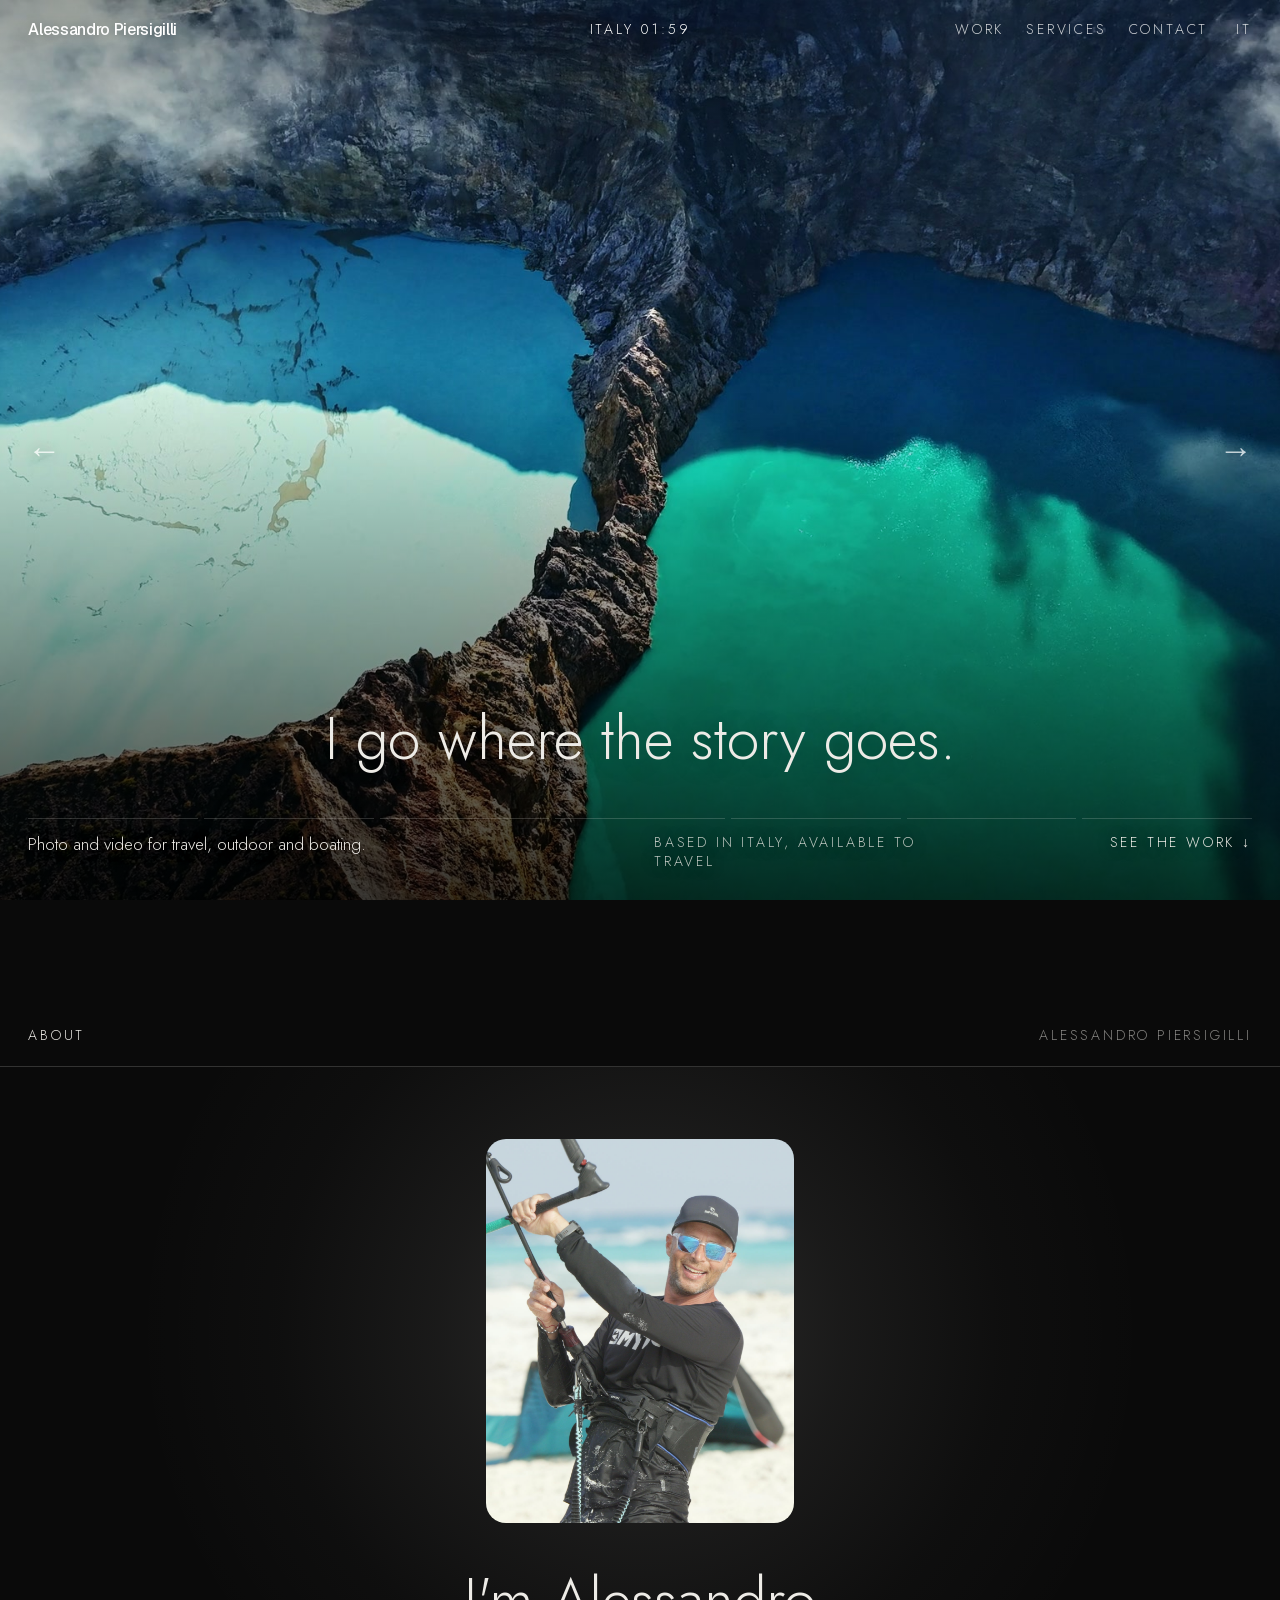
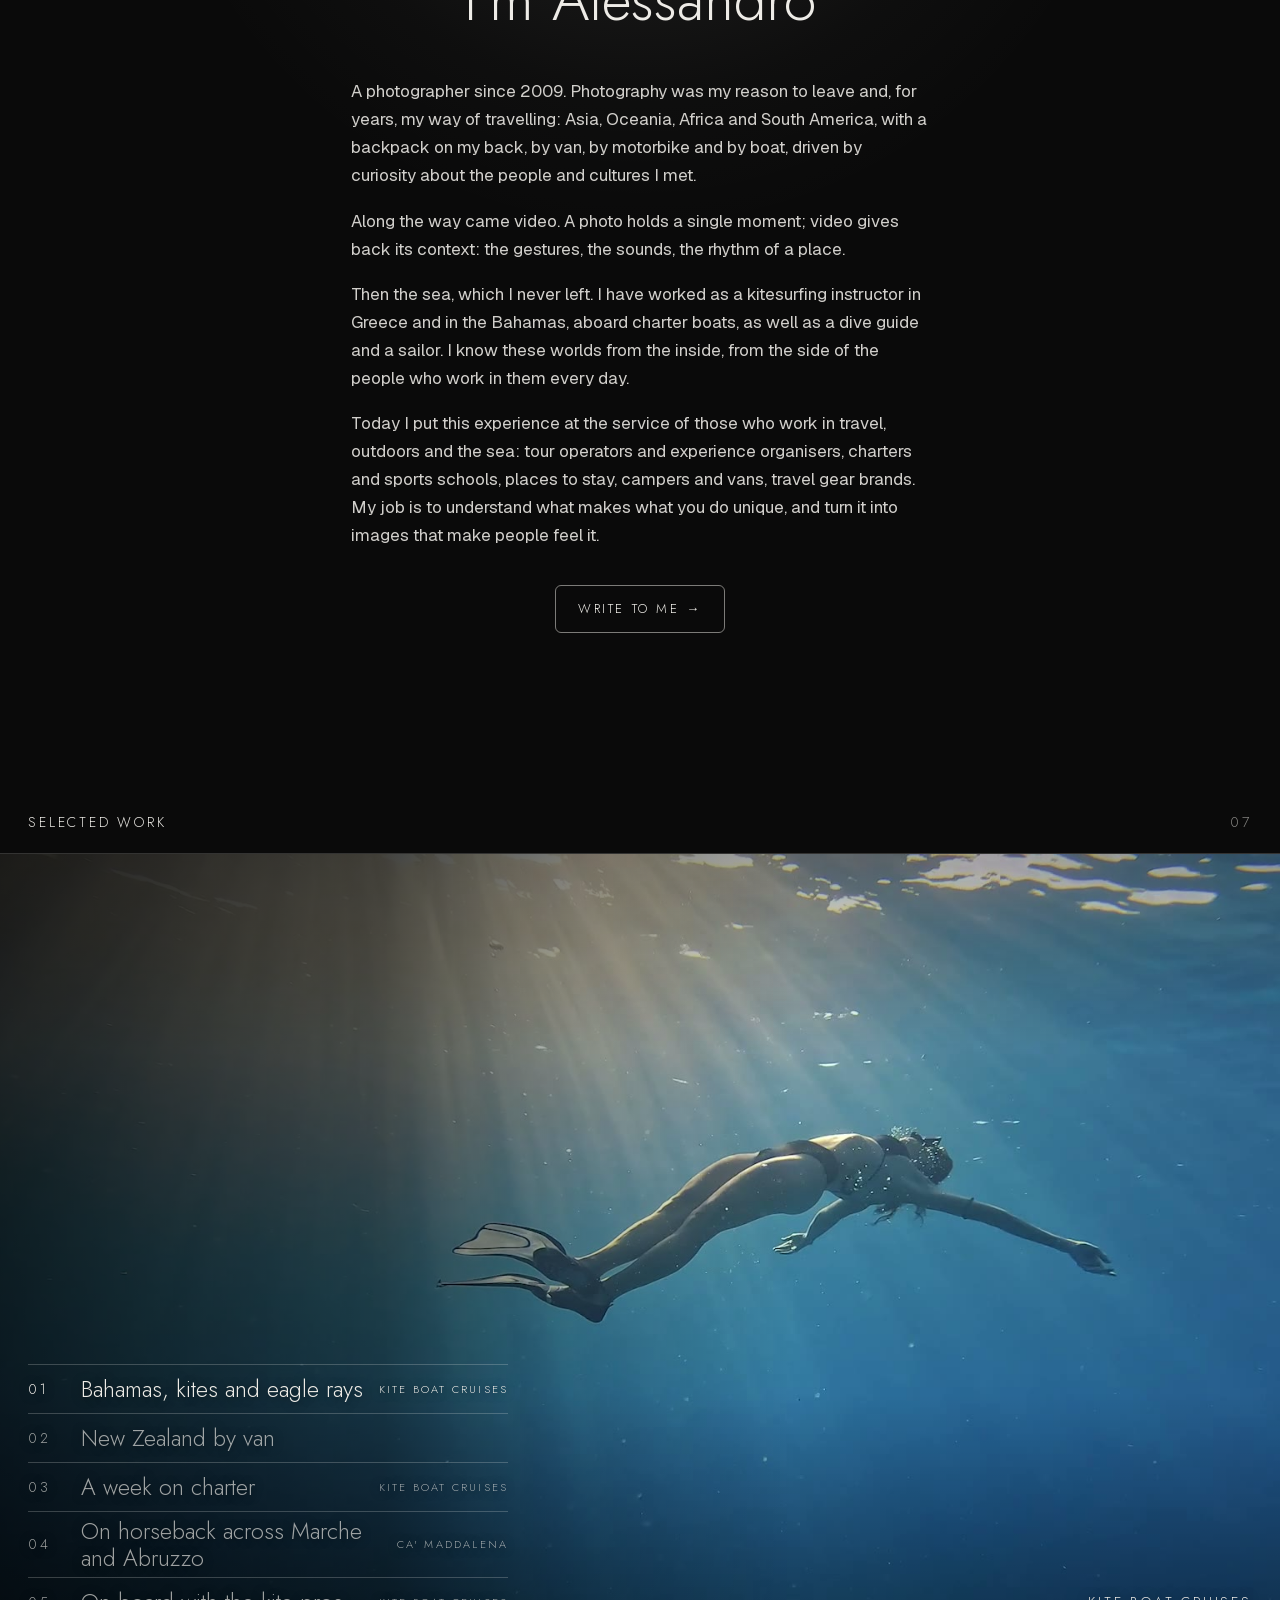
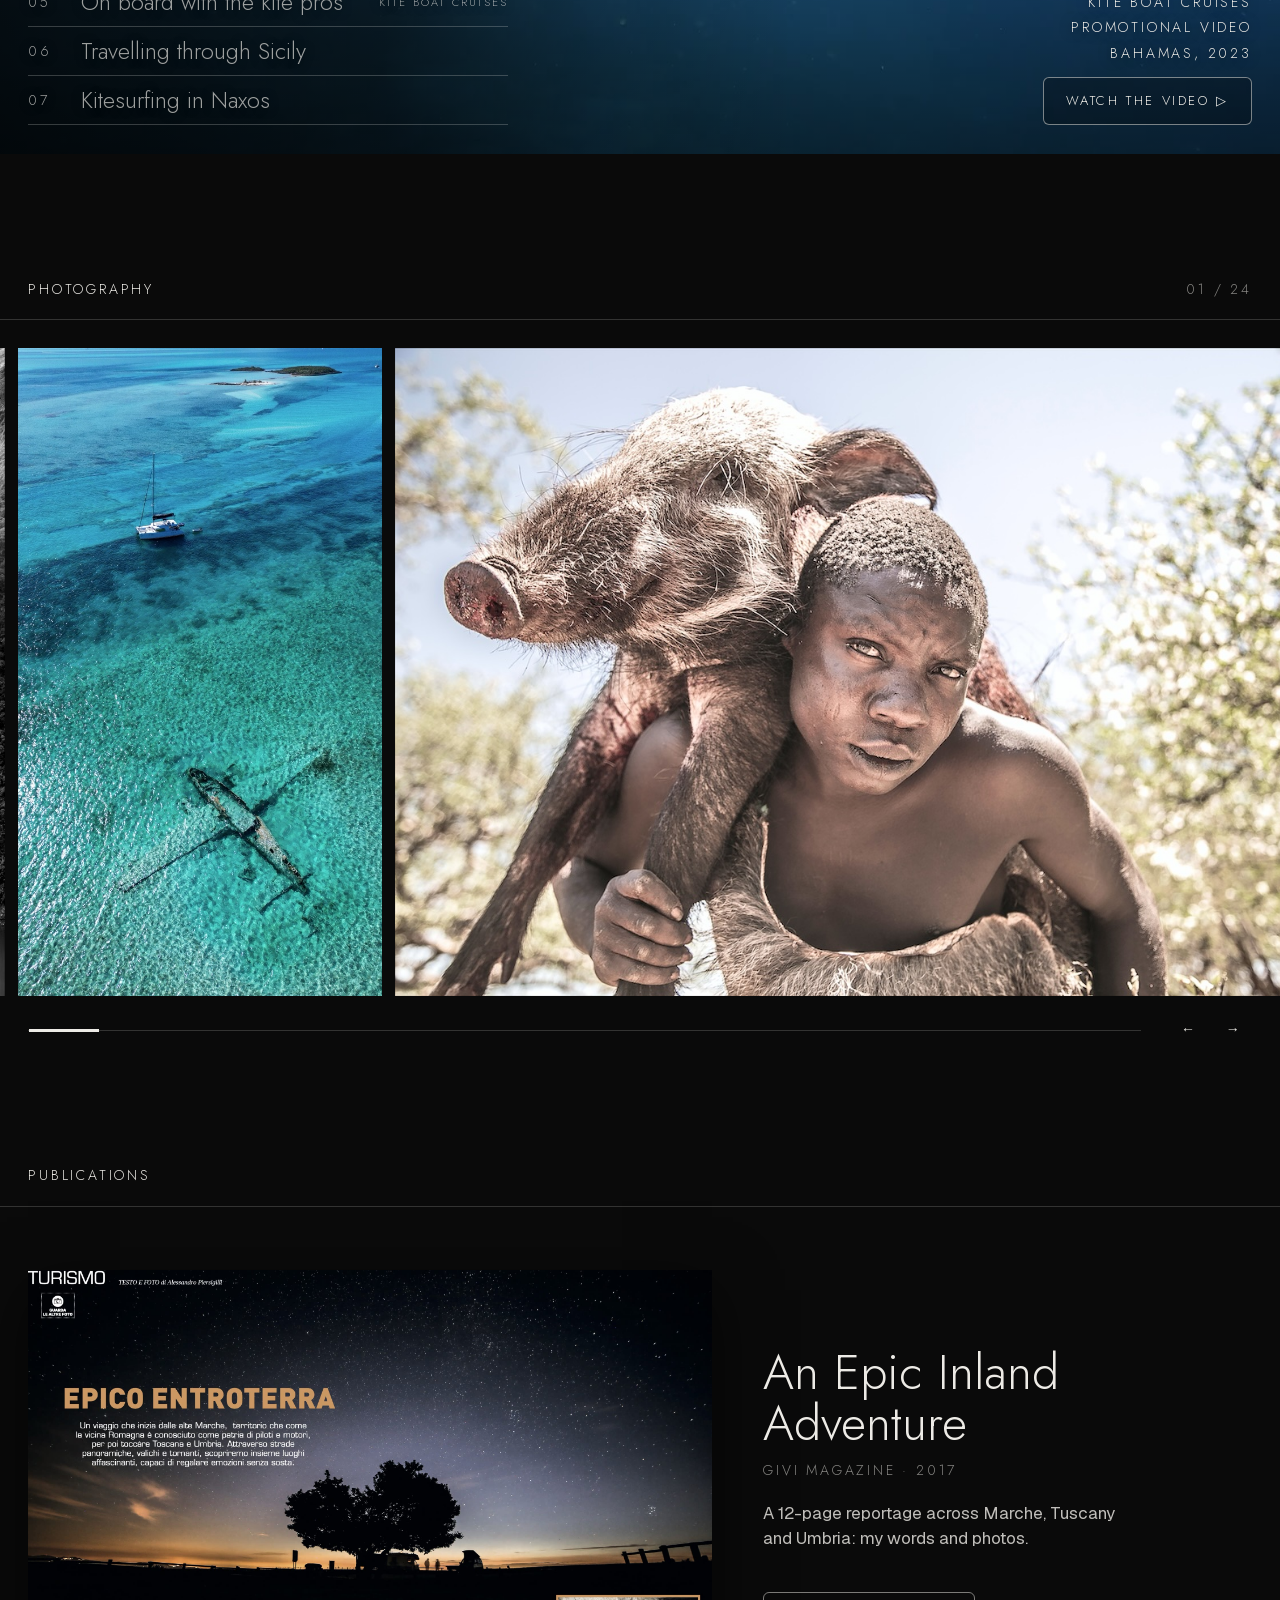
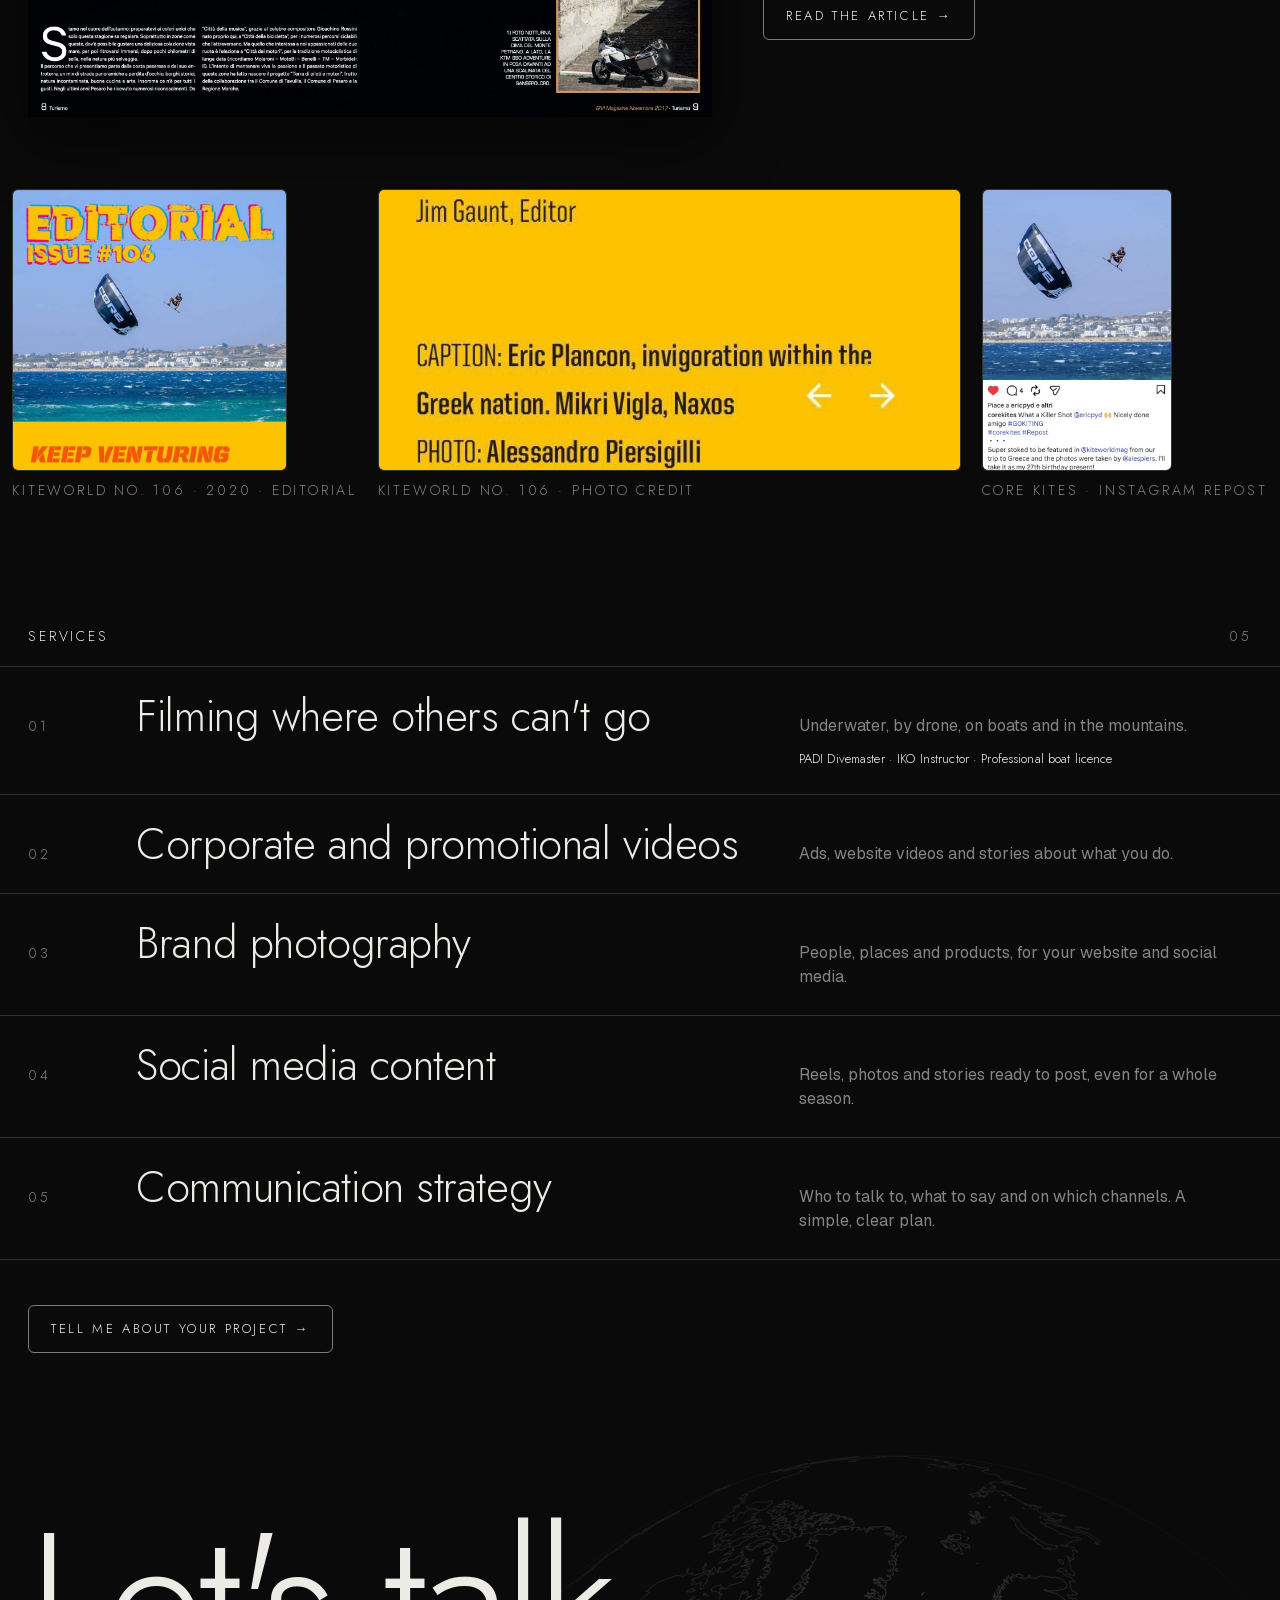
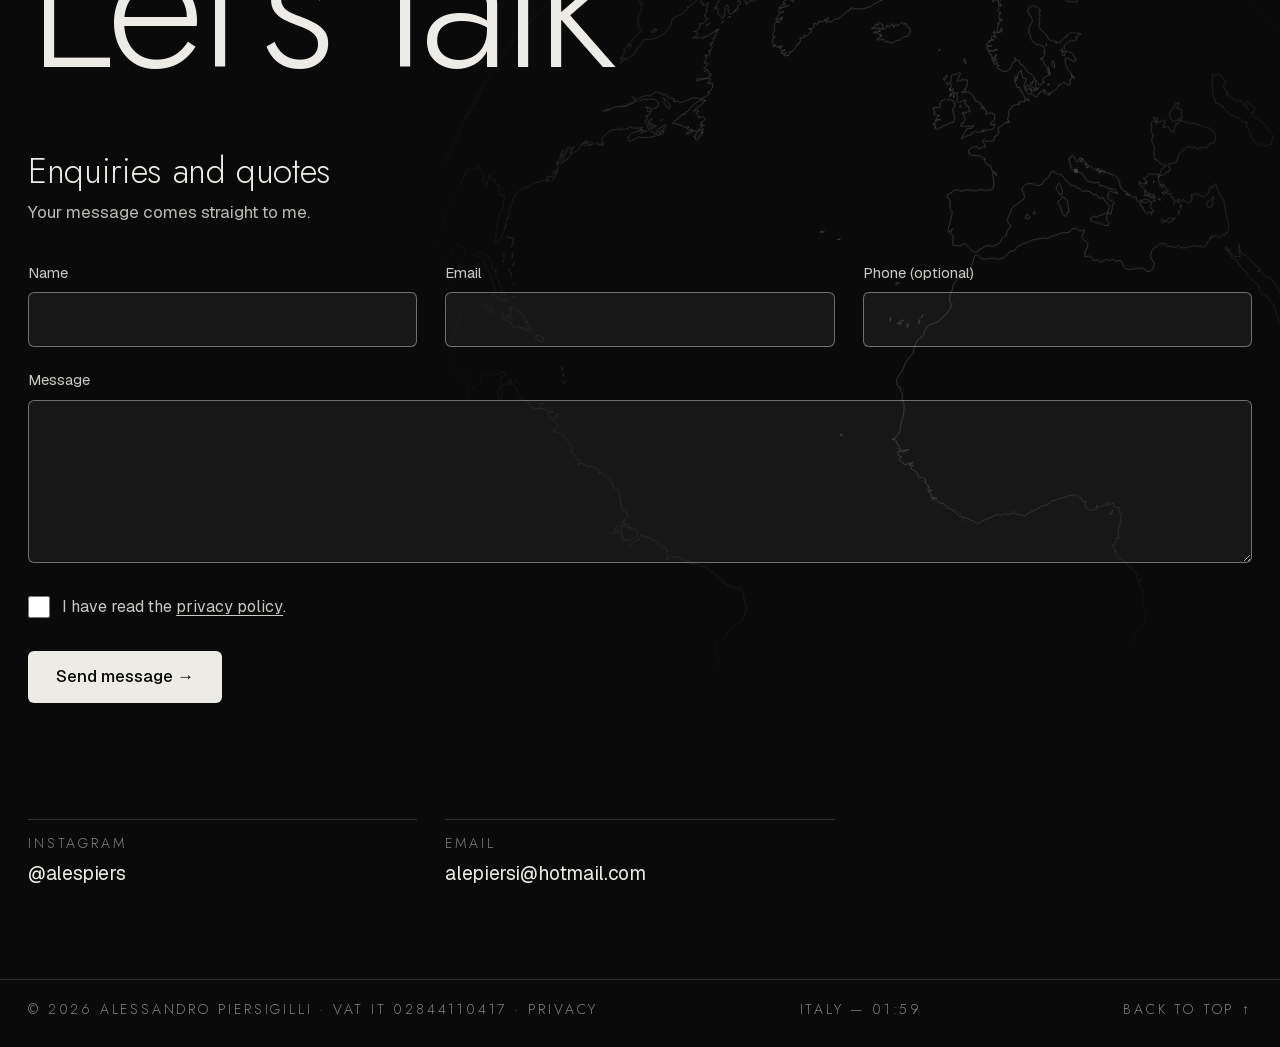
<file: index.html>
<!doctype html>
<html lang="it">
<head>
<meta charset="utf-8">
<meta name="viewport" content="width=device-width, initial-scale=1, viewport-fit=cover">
<title>Alessandro Piersigilli — Foto, video e comunicazione</title>
<link rel="icon" href="favicon.svg" type="image/svg+xml">
<link rel="icon" href="favicon.ico" sizes="32x32">
<link rel="apple-touch-icon" href="apple-touch-icon.png">
<meta name="description" content="Alessandro Piersigilli: contenuti, foto e video per il viaggio, l'outdoor e la nautica. Riprese in acqua, col drone e in viaggio. Base in Italia, disponibile per trasferte.">
<meta name="theme-color" content="#0A0A0A">
<link rel="stylesheet" href="fonts/fonts.css">
<style>
  :root{
    --bg:#0A0A0A; --fg:#EDEBE6; --muted:rgba(237,235,230,.55); --line:rgba(237,235,230,.18);
    --navy:#0B1622;
    --sans:'Geist','Helvetica Neue',Helvetica,Arial,sans-serif;
    --mono:'Geist Mono','SF Mono',ui-monospace,monospace;
    --serif:'Instrument Serif',Georgia,serif;
    --ease:cubic-bezier(.16,1,.3,1);
    --g:clamp(16px,2.2vw,32px);
  }
  *{box-sizing:border-box;margin:0;padding:0}
  html{-webkit-text-size-adjust:100%;scroll-behavior:smooth}
  body{background:var(--bg);color:var(--fg);font-family:var(--sans);font-weight:400;line-height:1.5;-webkit-font-smoothing:antialiased;overflow-x:hidden}
  a{color:inherit;text-decoration:none}
  img,video{display:block;width:100%;height:100%;object-fit:cover}
  .mono{font-family:var(--disp,'Jost'),'Helvetica Neue',sans-serif;font-weight:300;font-size:14px;line-height:1.4;letter-spacing:.2em;text-transform:uppercase}
  .muted{color:var(--muted)}
  .reveal{opacity:0;transform:translateY(16px);transition:opacity 1s var(--ease),transform 1s var(--ease)}
  .reveal.in{opacity:1;transform:none}

  /* NAV */
  nav{position:fixed;inset:0 0 auto;z-index:60;display:grid;grid-template-columns:1fr auto 1fr;align-items:center;padding:18px var(--g);color:#fff;text-shadow:0 1px 12px rgba(0,0,0,.35);transition:background .4s var(--ease)}
  nav.solid{background:rgba(10,10,10,.72);-webkit-backdrop-filter:blur(14px);backdrop-filter:blur(14px)}
  nav .brand{font-size:16px;font-weight:500;letter-spacing:-.02em}
  nav .brand .init{display:none}
  nav .clock{justify-self:center}
  nav ul{justify-self:end;list-style:none;display:flex;gap:22px}
  nav ul a{opacity:.8;transition:opacity .2s}
  nav ul a:hover{opacity:1}
  nav .lang{background:none;border:0;color:inherit;font:inherit;letter-spacing:inherit;text-transform:inherit;cursor:pointer;opacity:.8;padding:0;transition:opacity .2s}
  nav .lang:hover{opacity:1}
  /* area di tocco di almeno 44px senza cambiare l'aspetto */
  nav ul a,nav .lang{display:inline-block;padding:14px 6px;margin:-14px -6px}
  nav .lang{padding:14px 6px 14px 23px;margin:-14px -6px -14px -17px}
  nav .brand{padding:12px 0;margin:-12px 0}
  .hero .row a,footer a{display:inline-block;padding:14px 0;margin:-14px 0}
  .cform .consent a{display:inline-block;padding:12px 0;margin:-12px 0}
  .lightbox .top button{padding:12px;margin:-12px}
  :focus-visible{outline:2px solid var(--fg);outline-offset:3px}
  ::selection{background:var(--fg);color:var(--bg)}

  .wa{position:fixed;right:var(--g);bottom:calc(var(--g) + env(safe-area-inset-bottom));z-index:60;background:var(--fg);color:var(--bg);padding:12px 16px;border-radius:4px;transition:transform .2s var(--ease)}
  .wa:active{transform:scale(.97)}
  .wa[hidden]{display:none}

  /* APERTURA */
  .hero{position:relative;height:100svh;min-height:560px;overflow:hidden}
  .hero video{position:absolute;inset:0}
  .hero::after{content:"";position:absolute;inset:0;background:linear-gradient(180deg,rgba(0,0,0,.35) 0%,rgba(0,0,0,0) 25%,rgba(0,0,0,0) 40%,rgba(0,0,0,.78) 100%)}
  .hero .copy{position:absolute;left:var(--g);right:var(--g);bottom:var(--g);z-index:2}
  .hero .claim-top{position:absolute;left:var(--g);right:var(--g);bottom:calc(var(--g) + 64px);z-index:2;text-align:center;white-space:nowrap;font-family:'Jost','Helvetica Neue',sans-serif;font-weight:300;font-size:clamp(26px,4.6vw,80px);line-height:1.1;letter-spacing:0;text-shadow:0 2px 30px rgba(0,0,0,.3);pointer-events:none}
  .hero .claim-top em{font-style:italic}
  .hero .row{display:grid;grid-template-columns:repeat(4,1fr);gap:var(--g);margin-top:clamp(24px,4vh,48px);padding-top:14px;border-top:1px solid var(--line)}
  .hero .row > :last-child{justify-self:end}
  /* Barra a tacche: una tacca per clip, quella in corso si riempie */
  .hero .row.has-ticks{border-top:0;margin-top:0}
  .hero .ticks{display:flex;gap:6px;margin-top:clamp(24px,4vh,48px)}
  .hero .ticks i{flex:1;height:1px;background:var(--line);overflow:hidden}
  .hero .ticks i::after{content:"";display:block;height:100%;background:#fff;transform:scaleX(var(--p,0));transform-origin:0 50%}
  .hero .arrow{position:absolute;top:50%;z-index:3;width:56px;height:56px;margin-top:-28px;display:grid;place-items:center;background:none;border:0;color:#fff;font-family:var(--sans);font-weight:300;font-size:34px;line-height:1;cursor:pointer;text-shadow:0 1px 14px rgba(0,0,0,.5);opacity:.75;transition:opacity .2s,transform .2s var(--ease)}
  .hero .arrow:hover{opacity:1}
  .hero .arrow:active{transform:scale(.92)}
  .hero .arrow.prev{left:calc(var(--g) - 12px)}
  .hero .arrow.next{right:calc(var(--g) - 12px)}
  .hero .arrow[hidden]{display:none}
  /* Schermi verticali (telefono): lo showreel orizzontale si vede intero, col nero sopra e sotto */
  @media (orientation:portrait){.hero{background:#000}.hero video{object-fit:contain}}
  /* Globo a matita (js/mondo.js): sul telefono dietro lo showreel, su computer dietro "Parliamone" */
  canvas.mondo{position:absolute;pointer-events:none;display:none}
  .hero canvas.mondo{width:180vw;height:180vw;left:50%;top:50%;transform:translate(-50%,-50%);opacity:.62;-webkit-mask:radial-gradient(ellipse 34% 48% at 50% 50%,#000 60%,transparent 100%);mask:radial-gradient(ellipse 34% 48% at 50% 50%,#000 60%,transparent 100%)}
  @media (orientation:portrait){.hero canvas.mondo{display:block}}
  .contact{position:relative;overflow:hidden}.contact > :not(canvas){position:relative;z-index:1}
  .contact canvas.mondo{width:1000px;height:1000px;right:-120px;top:8%;opacity:.25;-webkit-mask:radial-gradient(circle at 50% 40%,#000 30%,transparent 62%);mask:radial-gradient(circle at 50% 40%,#000 30%,transparent 62%)}
  @media (orientation:landscape){.contact canvas.mondo{display:block}}

  /* INTESTAZIONI DI SEZIONE */
  .label{display:flex;justify-content:space-between;padding:clamp(80px,14vh,160px) var(--g) 20px;border-bottom:1px solid var(--line)}

  /* LAVORI: un solo schermo. Si sceglie il lavoro dall'indice e il video dietro cambia */
  .label h2{font:inherit;letter-spacing:inherit}
  .reel{--listw:min(480px,38vw);--gap:clamp(48px,6vw,112px);--area:calc(100vw - var(--g) * 2 - var(--listw) - var(--gap));position:relative;height:100svh;min-height:620px;overflow:hidden;background:#000}
  .screen{position:absolute;inset:0;cursor:pointer}
  .screen::after{content:"";position:absolute;inset:0;pointer-events:none;background:linear-gradient(90deg,rgba(0,0,0,.8) 0%,rgba(0,0,0,.6) 30%,rgba(0,0,0,.25) 45%,rgba(0,0,0,0) 62%),linear-gradient(180deg,rgba(0,0,0,.35) 0%,rgba(0,0,0,0) 22%,rgba(0,0,0,0) 60%,rgba(0,0,0,.6) 100%)}
  .layer{position:absolute;inset:0;opacity:0;visibility:hidden;transition:opacity .6s var(--ease),visibility 0s .6s}
  .layer.on{opacity:1;visibility:visible;transition:opacity .6s var(--ease)}
  .layer .blur{position:absolute;inset:0;filter:blur(40px) brightness(.45);transform:scale(1.2)}
  .layer .frame{position:absolute;top:44%;left:calc(var(--g) + var(--listw) + var(--gap) + var(--area) / 2);transform:translate(-50%,-50%);overflow:hidden}
  /* Video verticale: nello spazio libero tra l'elenco e le info, con il fondo allineato a loro */
  .layer.vertical .frame{top:auto;bottom:var(--g);left:calc((var(--listw) + 100vw - var(--noww,210px)) / 2);transform:translateX(-50%);height:min(82svh,calc(100svh - var(--g) * 2 - 40px),calc(var(--area) * 16 / 9));aspect-ratio:9/16;border-radius:2px}
  .layer.magazine .frame{width:min(var(--area),calc(60svh * 1.527));aspect-ratio:1.527;box-shadow:0 20px 60px rgba(0,0,0,.6)}
  .layer.magazine .frame img{object-fit:contain}
  .panel{position:absolute;left:var(--g);right:var(--g);bottom:var(--g);display:grid;grid-template-columns:minmax(0,1fr) auto;gap:var(--g);align-items:end;pointer-events:none}
  .panel > *{pointer-events:auto}
  .index{list-style:none;width:var(--listw);text-shadow:0 1px 12px rgba(0,0,0,.5)}
  .index li{border-top:1px solid rgba(237,235,230,.22)}
  .index li:last-child{border-bottom:1px solid rgba(237,235,230,.22)}
  .index button{display:flex;align-items:center;gap:16px;width:100%;min-height:48px;padding:6px 0;background:none;border:0;color:rgba(237,235,230,.66);font:inherit;text-align:left;cursor:pointer;transition:color .25s;text-shadow:0 1px 10px rgba(0,0,0,.55)}
  .index button[aria-current=true]{color:var(--fg)}
  @media (hover:hover){.index button:hover{color:var(--fg)}}
  .index .n{flex:none;width:2.6em}
  .index .t{flex:1;font-family:'Jost','Helvetica Neue',sans-serif;font-weight:300;font-size:clamp(20px,1.8vw,28px);line-height:1.15}
  .index .c{font-size:11px;text-align:right}
  .index .c:empty{display:none}
  .now{display:grid;justify-items:end;gap:14px;text-align:right;text-shadow:0 1px 12px rgba(0,0,0,.6)}
  .now .info{display:grid;gap:6px}
  .now .info span:empty{display:none}
  .now .open{background:rgba(0,0,0,.25);text-shadow:none}
  .player{position:fixed;inset:0;z-index:100;background:rgba(0,0,0,.94);display:none;place-items:center;padding:var(--g)}
  .player.open{display:grid}
  .player video{width:min(100%,calc((100svh - 120px) * 16 / 9));height:auto;max-height:calc(100svh - 120px);object-fit:contain;background:#000}
  .player .close{position:absolute;z-index:2;top:calc(6px + env(safe-area-inset-top));right:calc(var(--g) - 12px);padding:12px;background:none;border:0;color:var(--fg);cursor:pointer}

  /* FRASE CON LE FOTO CHE PASSANO DIETRO */
  .strip{display:flex;gap:var(--gap);overflow-x:auto;padding:var(--g) var(--g) 6px;scrollbar-width:none;overscroll-behavior-x:contain;cursor:grab;--gap:clamp(8px,1vw,16px)}
  .strip::-webkit-scrollbar{display:none}
  .strip.drag{cursor:grabbing}
  .strip figure:focus-visible{outline-offset:-3px}
  .strip figure{flex:0 0 auto;height:min(72svh,760px);aspect-ratio:var(--r);background:#151515;cursor:zoom-in}
  .strip img{pointer-events:none;-webkit-user-drag:none}
  .bar{display:flex;align-items:center;gap:var(--g);padding:18px var(--g) 0}
  .bar .track{flex:1;height:1px;background:var(--line);position:relative}
  .bar .track i{position:absolute;left:0;top:-1px;height:3px;background:var(--fg);width:10%}
  .bar button{background:none;border:0;color:var(--fg);font:inherit;cursor:pointer;padding:14px 16px;margin:-14px -4px;min-width:44px;min-height:44px}
  .bar button:disabled{opacity:.3;cursor:default}
  .lightbox{position:fixed;inset:0;z-index:100;background:var(--bg);display:none;grid-template-rows:auto 1fr;padding:calc(18px + env(safe-area-inset-top)) var(--g) calc(18px + env(safe-area-inset-bottom))}
  .lightbox.open{display:grid;grid-template-rows:auto 1fr auto}
  /* su iPhone la barra di Safari copre il fondo: il visore occupa solo lo spazio visibile */
  .lightbox{inset:0 0 auto;height:100vh;height:100dvh}
  .lightbox .top{display:flex;justify-content:space-between;align-items:center}
  .lightbox .stage{position:relative;min-height:0;display:grid;place-items:center;padding:16px 0}
  .lightbox .stage img{position:absolute;top:16px;bottom:16px;left:0;right:0;margin:auto;width:auto;height:auto;max-width:100%;max-height:calc(100% - 32px);cursor:zoom-out}
  .lightbox button{background:none;border:0;color:var(--fg);cursor:pointer;font:inherit}
  .lightbox .arrow{position:absolute;top:50%;width:56px;height:56px;margin-top:-28px;font-family:var(--sans);font-weight:300;font-size:34px;opacity:.75;transition:opacity .2s}
  .lightbox .arrow:hover{opacity:1}
  .lightbox .arrow[hidden]{display:none}
  .lightbox .prev{left:-12px}
  .lightbox .next{right:-12px}
  .lightbox .cap{text-align:center}
  .lightbox .loc{text-align:center;min-height:1.4em}
  .book .stage{overflow:hidden}
  #bkclose{white-space:nowrap}
  .book .sheet{position:absolute;inset:16px 56px;display:flex;justify-content:center;align-items:center;gap:0;transition:transform .45s var(--ease),opacity .45s var(--ease)}
  .book .sheet img{position:static;width:auto;height:auto;max-height:100%;max-width:50%;margin:0;box-shadow:0 10px 40px rgba(0,0,0,.45)}
  .book .sheet.single img{max-width:100%}
  .book .sheet.out-left{transform:translateX(-60px);opacity:0}
  .book .sheet.out-right{transform:translateX(60px);opacity:0}
  @media (max-width:820px){.book .sheet{inset:16px 8px 56px}}

  /* PUBBLICAZIONI: GIVI grande, le altre schermate piccole sotto */
  .pubs{padding:clamp(40px,7vh,80px) var(--g) 0}
  .pub-main{display:grid;grid-template-columns:7fr 5fr;gap:clamp(24px,4vw,72px);align-items:center}
  .pub-main .cover{display:block;width:100%;aspect-ratio:1.527;padding:0;border:0;background:#111;cursor:pointer;box-shadow:0 20px 60px rgba(0,0,0,.6);transition:transform .5s var(--ease)}
  .pub-main .cover:hover{transform:scale(1.01)}
  .pub-text h3{font-family:'Jost','Helvetica Neue',sans-serif;font-weight:300;font-size:clamp(34px,3.8vw,60px);line-height:1.05}
  .pub-text .mono{margin-top:12px}
  .pub-text .cta{background:transparent;color:var(--fg,#edebe6);cursor:pointer}
  .pub-text .cta:hover{background:rgba(237,235,230,.08)}
  .pub-desc{margin:20px 0 28px;max-width:34ch;font-size:clamp(17px,1.3vw,19px);color:rgba(237,235,230,.8)}
  .pub-more{display:flex;justify-content:center;gap:clamp(12px,1.6vw,24px);margin-top:clamp(48px,8vh,96px)}
  .pub-more{align-items:flex-end}
  .pub-more figure{margin:0;flex:none}
  .pubshot{display:block;padding:0;border:0;background:none;cursor:zoom-in;height:clamp(220px,22vw,320px);aspect-ratio:var(--r)}
  .pub-more img{display:block;width:100%;height:100%;object-fit:cover;border-radius:6px;border:1px solid var(--line)}
  .pub-more figcaption{margin-top:10px;color:var(--muted)}


  /* Apertura: riga "cosa faccio e per chi", leggibile */
  .hero .row .what{grid-column:span 2;font-family:'Jost','Helvetica Neue',sans-serif;font-size:clamp(17px,1.3vw,20px);line-height:1.35;letter-spacing:0;text-transform:none;max-width:44ch}
  .hero .row .what .muted{color:rgba(237,235,230,.82)}
  .hero .copy{text-shadow:0 1px 14px rgba(0,0,0,.6)}
  .hero .row > .muted{color:rgba(237,235,230,.8)}
  @media (min-width:821px){.hero .claim-top{bottom:calc(var(--g) + 100px)}}
  @media (max-width:820px){.hero .row .what{grid-column:auto}}

  /* CHI SONO */
  .about{padding:clamp(48px,8vh,96px) var(--g) clamp(40px,6vh,72px)}
  .about .big{font-weight:400;font-size:clamp(30px,4.4vw,72px);line-height:1.04;letter-spacing:-.045em;max-width:22ch}
  .intro{text-align:center;font-family:'Jost','Helvetica Neue',sans-serif;font-weight:300}
  /* Luce che parte da dietro il ritratto e sfuma nel nero */
  .about{overflow:clip}
  .intro{position:relative;isolation:isolate}
  .intro::before{content:"";position:absolute;z-index:-1;left:50%;top:calc(clamp(220px,24vw,320px) * .625);width:clamp(640px,80vw,1200px);aspect-ratio:1;transform:translate(-50%,-50%);background:radial-gradient(circle,rgba(237,235,230,.16) 0%,rgba(237,235,230,.07) 28%,rgba(237,235,230,.02) 50%,transparent 70%);pointer-events:none}
  .portrait{width:clamp(220px,24vw,320px);aspect-ratio:4/5;border-radius:20px;overflow:hidden;margin:0 auto clamp(28px,5vh,48px);background:#1a1a1a}
  .portrait img{object-position:50% 20%}
  .intro h3{font-weight:300;font-size:clamp(32px,4.6vw,68px);line-height:1.1}
  /* Pubblicato su: le schermate vere della rivista e del repost */
  .story{display:grid;gap:1em;max-width:34em;margin:clamp(28px,5vh,48px) auto 0;font-size:clamp(17px,1.3vw,20px);line-height:1.65;color:rgba(237,235,230,.88);text-align:left;font-family:var(--sans);font-weight:400;text-wrap:pretty}

  /* SERVIZI */
  .services li{list-style:none;display:grid;grid-template-columns:80px 1.4fr 1fr;gap:var(--g);align-items:baseline;padding:26px var(--g);border-bottom:1px solid var(--line)}
  .services h3{font-family:'Jost','Helvetica Neue',sans-serif;font-weight:300;font-size:clamp(26px,3.4vw,52px);line-height:1.05;letter-spacing:-.01em}
  .services p{color:var(--muted);max-width:40ch}
  .services .certs{display:block;margin-top:12px;color:var(--fg);text-transform:none;letter-spacing:.01em;font-size:13px}

  /* CONTATTI */
  .contact{padding:clamp(96px,18vh,200px) var(--g) clamp(64px,10vh,120px)}
  .contact h2{font-family:'Jost','Helvetica Neue',sans-serif;font-weight:300;font-size:clamp(64px,15vw,260px);line-height:.9;letter-spacing:-.03em}
  /* Pulsanti d'azione: riquadro visibile, alto 48px per il dito */
  .cta{display:inline-flex;align-items:center;min-height:48px;padding:0 22px;border:1px solid rgba(237,235,230,.5);border-radius:6px;color:var(--fg);font-size:13px;cursor:pointer;transition:background .2s,color .2s,border-color .2s}
  .cta:hover{background:var(--fg);color:var(--bg);border-color:var(--fg)}
  .story + .cta{margin-top:clamp(24px,4vh,40px)}
  .services + .cta{margin:clamp(32px,5vh,56px) var(--g) 0}
  .contact .links{display:grid;grid-template-columns:repeat(3,1fr);gap:var(--g);margin-top:clamp(48px,8vh,96px)}
  .contact .links a{display:block;border-top:1px solid var(--line);padding-top:14px;font-size:clamp(17px,1.5vw,22px);letter-spacing:-.02em;transition:color .2s}
  .contact .links a:hover{color:var(--muted)}
  .contact .links .mono{display:block;margin-bottom:6px}
  .ask{margin-top:clamp(40px,7vh,72px);max-width:1040px}
  .ask h3{font-family:'Jost','Helvetica Neue',sans-serif;font-weight:300;font-size:clamp(26px,2.8vw,40px);line-height:1.1;letter-spacing:-.01em}
  .ask > p{margin-top:10px;font-size:clamp(17px,1.3vw,19px);color:rgba(237,235,230,.78)}
  .cform{display:grid;grid-template-columns:repeat(3,1fr);gap:22px var(--g);margin-top:clamp(24px,4vh,36px)}
  .cform label{display:block}
  .cform .full{grid-column:1/-1}
  .cform .lbl{display:block;margin-bottom:8px;font-size:15px;color:rgba(237,235,230,.85)}
  .cform input:not([type=checkbox]),.cform textarea{display:block;width:100%;background:rgba(237,235,230,.06);border:1px solid rgba(237,235,230,.42);border-radius:6px;color:var(--fg);font:inherit;font-size:18px;padding:13px 16px;outline:none;transition:border-color .2s,background .2s,box-shadow .2s}
  .cform input:not([type=checkbox]):hover,.cform textarea:hover{border-color:rgba(237,235,230,.55)}
  .cform input:not([type=checkbox]):focus,.cform textarea:focus{border-color:var(--fg);background:rgba(237,235,230,.09);box-shadow:0 0 0 1px var(--fg)}
  .cform textarea{resize:vertical;min-height:140px}
  .cform .consent{display:flex;gap:12px;align-items:center;min-height:44px;font-size:16px;color:rgba(237,235,230,.85);cursor:pointer}
  .cform .consent input{flex:none;width:22px;height:22px;margin:0;accent-color:#EDEBE6}
  .cform a{text-decoration:underline;text-underline-offset:3px}
  .cform .send{justify-self:start;display:inline-flex;align-items:center;gap:10px;min-height:52px;padding:0 28px;background:var(--fg);color:var(--bg);border:0;border-radius:6px;font:inherit;font-size:17px;font-weight:500;cursor:pointer;transition:background .2s,transform .15s var(--ease)}
  .cform .send:hover{background:#fff}
  .cform .send:active{transform:scale(.98)}
  .cform .send:disabled{opacity:.6;cursor:progress}
  .cform .fstate{grid-column:1/-1;min-height:1.4em;font-size:16px;color:rgba(237,235,230,.85)}
  footer{display:flex;justify-content:space-between;gap:16px;padding:20px var(--g) calc(28px + env(safe-area-inset-bottom));border-top:1px solid var(--line)}

  @media (max-width:820px){
    nav{grid-template-columns:1fr auto}
    nav .clock{display:none}
    nav .brand .first{display:none}
    nav .brand .init{display:inline}
    nav ul{gap:14px}
    .hero .row{grid-template-columns:1fr 1fr}
    .hero .row{grid-template-columns:1fr;row-gap:6px}
    .hero .row > :nth-child(4){display:none}
    .hero .row > :last-child{justify-self:start;margin-top:-6px}
    .reel{height:auto;min-height:0;background:var(--bg);overflow:visible}
    .screen{position:sticky;top:var(--navh,56px);z-index:2;aspect-ratio:16/9;background:#000;overflow:hidden}
    .screen::after{display:none}
    .layer .frame{left:50%;top:50%}
    .layer.vertical .frame{height:100%;top:0;bottom:auto;left:50%;transform:translateX(-50%)}
    .reel.vert .screen{aspect-ratio:1/1}
    .reel.vert .now{top:calc(var(--navh,56px) + 100vw)}
    .layer.magazine .frame{width:auto;height:90%}
    .panel{position:static;display:flex;flex-direction:column;align-items:stretch;gap:6px;padding:14px var(--g) 0}
    .now{order:-1;position:sticky;top:calc(var(--navh,56px) + 56.25vw);z-index:2;background:var(--bg);margin-top:-14px;padding:14px 0 12px;display:flex;align-items:center;justify-content:space-between;gap:12px;text-align:left;text-shadow:none;border-bottom:1px solid var(--line)}
    .now .info{display:block;flex:1;min-width:0;font-size:11px;line-height:1.45;min-height:calc(3 * 1.45em)}
    .now .open{flex:none;min-height:44px;padding:0 14px;font-size:12px}
    .now .info span + span:not(:empty)::before{content:" · "}
    .index{text-shadow:none}
    .index{width:auto}
    .index li:first-child{border-top:0}
    .index button{min-height:46px;padding:2px 0;gap:12px}
    .index .t{font-size:20px}
    /* il cliente è già nella barra sopra: al suo posto, sul lavoro scelto, l'invito ad aprirlo */
    .index .c{display:none}
    .index button[aria-current=true]::after{content:"Guarda \2192";flex:none;font-family:'Jost','Helvetica Neue',sans-serif;font-weight:300;font-size:13px;letter-spacing:.2em;text-transform:uppercase;color:var(--fg)}
    html[lang=en] .index button[aria-current=true]::after{content:"Watch \2192"}
    .services li{grid-template-columns:40px 1fr}
    .services p{grid-column:2}
    .contact .links{grid-template-columns:1fr}
    .cform{grid-template-columns:1fr}
    .label{padding-top:64px}
    footer{flex-direction:column;gap:12px}
    .strip{align-items:center}
    .strip figure{height:auto;width:min(88vw,calc(124vw * var(--r)))}
    .bar .arrows{display:none}
    nav .brand{white-space:nowrap}
    .pub-main{grid-template-columns:1fr}
    .pub-more{justify-content:flex-start;overflow-x:auto;scroll-snap-type:x mandatory;scroll-padding-inline:var(--g);scrollbar-width:none;margin-left:calc(var(--g) * -1);margin-right:calc(var(--g) * -1);padding:0 var(--g)}
    .pub-more figure{scroll-snap-align:start}
    .pubshot{height:240px}
        /* foto grande: le frecce scendono ai lati della didascalia, fuori dalla foto */
    .lightbox .arrow{top:auto;bottom:-31px;margin-top:0;width:44px;height:44px;font-size:26px}
    .book .arrow{bottom:4px}
    .lightbox .prev{left:-10px}
    .lightbox .next{right:-10px}
    .lightbox .loc{padding:0 40px;letter-spacing:0;font-size:12px;color:rgba(237,235,230,.82)}
  }
  /* telefoni stretti: il menu si stringe così il nome resta su una riga */
  @media (max-width:400px){nav{column-gap:12px}nav ul{gap:10px;letter-spacing:0;font-size:11px}}
  @media (max-width:370px){nav ul{gap:8px}nav .brand{font-size:15px}}
  @media (prefers-reduced-motion:reduce){
    html{scroll-behavior:auto}
    .reveal{opacity:1;transform:none}
    .layer,.layer.on{transition:none}
  }
  /* Scritte piccole in Jost: al telefono un filo più strette, così il menu entra */
  @media (max-width:600px){.mono{font-size:12px;letter-spacing:.14em}nav ul.mono{letter-spacing:.08em}}
</style>
</head>
<body>

<nav>
  <a href="#" class="brand"><span class="first">Alessandro</span><span class="init">A.</span> Piersigilli</a>
  <span class="mono clock" id="clock">Italia</span>
  <ul class="mono">
    <li><a href="#lavori" data-i18n="navWork">Lavori</a></li>
    <li><a href="#servizi" data-i18n="navServices">Servizi</a></li>
    <li><a href="#contatti" data-i18n="navContact">Contatti</a></li>
    <li><button type="button" class="lang" id="lang" aria-label="Switch to English">EN</button></li>
  </ul>
</nav>

<a class="wa mono" id="wa" hidden target="_blank" rel="noopener">WhatsApp</a>

<div class="player" id="player" role="dialog" aria-modal="true" aria-label="Video">
  <button class="close mono" id="close" data-i18n="close">Chiudi &times;</button>
  <video id="full" playsinline preload="none"></video>
</div>

<!-- APERTURA: showreel a tutto schermo -->
<header class="hero">
  <canvas class="mondo" aria-hidden="true"></canvas>
  <video id="hero" muted playsinline autoplay loop preload="auto"
         data-h="video/hero-pc.mp4" data-m="video/hero-telefono.mp4" data-v="video/hero-v.mp4"></video>
  <button type="button" class="arrow prev" id="prev" aria-label="Clip precedente" data-i18n-aria="prevClip">&larr;</button>
  <button type="button" class="arrow next" id="next" aria-label="Clip successiva" data-i18n-aria="nextClip">&rarr;</button>
  <h1 class="claim-top reveal" data-i18n="claim">Vado dove va la storia.</h1>
  <div class="copy">
    <div class="row mono reveal" id="row">
      <span class="what"><span data-i18n="what1">Foto e video per viaggio, outdoor e nautica.</span></span>
      <span class="muted" data-i18n="base">Base in Italia, disponibile per trasferte</span>
      <a href="#lavori" data-i18n="seeWork">Guarda i lavori &darr;</a>
    </div>
  </div>
</header>

<!-- CHI SONO -->
<section id="chi-sono">
  <div class="label mono"><h2 data-i18n="about">Chi sono</h2><span class="muted">Alessandro Piersigilli</span></div>
  <div class="about">
    <div class="intro">
      <figure class="portrait reveal"><img src="img/ritratto.jpg?v=2" alt="Ritratto di Alessandro Piersigilli"></figure>
      <h3 class="reveal" data-i18n="aboutTitle">Sono Alessandro</h3>
    <div class="story reveal">
      <p data-i18n="story1">Fotografo dal 2009. La fotografia è stata il motivo per partire e, per anni, il mio modo di viaggiare: Asia, Oceania, Africa e Sud America, con lo zaino in spalla, in van, in moto e in barca, spinto dalla curiosità per le persone e le culture che incontravo.</p>
      <p data-i18n="story2">Lungo la strada è arrivato il video. Una foto ferma un istante; il video ne restituisce il contesto: i gesti, i suoni, il ritmo di un luogo.</p>
      <p data-i18n="story3">Poi il mare, che non ho più lasciato. Ho lavorato come istruttore di kitesurf in Grecia e alle Bahamas, a bordo delle barche charter, e anche come guida subacquea e marinaio. Conosco questi ambienti dall'interno, dalla parte di chi ci lavora ogni giorno.</p>
      <p data-i18n="story4">Oggi metto questa esperienza al servizio di chi opera nel viaggio, nell'outdoor e nel mare: tour operator e organizzatori di esperienze, charter e scuole di sport, strutture ricettive, camper e van, marchi di attrezzatura da viaggio. Il mio lavoro è capire cosa rende unico ciò che fai e trasformarlo in immagini che lo facciano sentire.</p>
    </div>
    <a class="cta mono reveal" href="#contatti" data-i18n="ctaAbout">Scrivimi &rarr;</a>
    </div>
    </div>
  </div>
</section>

<!-- LAVORI -->
<section id="lavori">
  <div class="label mono"><h2 data-i18n="selected">Lavori selezionati</h2><span class="muted" id="count"></span></div>
  <div class="reel">
    <div class="screen" id="screen"></div>
    <div class="panel">
      <ol class="index" id="index"></ol>
      <div class="now">
        <div class="info mono"><span id="wcl"></span><span id="wtp"></span><span id="wlu"></span></div>
        <button type="button" class="cta mono open" id="open"></button>
      </div>
    </div>
  </div>
</section>

<!-- FOTOGRAFIE: griglia ferma, clic = foto grande -->
<section id="foto">
  <div class="label mono"><h2 data-i18n="photos">Fotografie</h2><span class="muted" id="fcount"></span></div>
  <div class="strip" id="strip">
      <figure style="--r:0.5625"><img loading="lazy" src="img/foto/g/17.jpg?v=1" data-loc="Exuma, Bahamas  ·  2023" data-loc-en="Exuma, Bahamas  ·  2023" srcset="img/foto/g/17.jpg?v=1 1200w, img/foto/17.jpg?v=1 2560w" sizes="(max-width:820px) 90vw, 40vh" data-full="img/foto/17.jpg?v=1" alt="Relitto di un aereo nell'acqua turchese, visto dal drone"></figure>
      <figure style="--r:1.5"><img loading="lazy" src="img/foto/g/10.jpg?v=3" data-loc="Lake Eyasi, Tanzania  ·  2015" data-loc-en="Lake Eyasi, Tanzania  ·  2015" srcset="img/foto/g/10.jpg?v=3 1200w, img/foto/10.jpg?v=3 2560w" sizes="(max-width:820px) 90vw, 108vh" data-full="img/foto/10.jpg?v=3" alt="Ragazzo hadzabe con un facocero sulle spalle, Tanzania"></figure>
      <figure style="--r:1.5"><img loading="lazy" src="img/foto/g/20.jpg?v=1" data-loc="Lençóis Maranhenses, Brasile  ·  2019" data-loc-en="Lençóis Maranhenses, Brazil  ·  2019" srcset="img/foto/g/20.jpg?v=1 1200w, img/foto/20.jpg?v=1 2560w" sizes="(max-width:820px) 90vw, 108vh" data-full="img/foto/20.jpg?v=1" alt="Dune bianche e una laguna, due persone in lontananza"></figure>
      <figure style="--r:1.5"><img loading="lazy" src="img/foto/g/09.jpg?v=3" data-loc="Ilha de Moçambique, Mozambico  ·  2015" data-loc-en="Ilha de Moçambique, Mozambique  ·  2015" srcset="img/foto/g/09.jpg?v=3 1200w, img/foto/09.jpg?v=3 2560w" sizes="(max-width:820px) 90vw, 108vh" data-full="img/foto/09.jpg?v=3" alt="Bambini che giocano a testa in giù su una ringhiera"></figure>
      <figure style="--r:1.5"><img loading="lazy" src="img/foto/g/11.jpg?v=2" data-loc="Punta Trettu, Sardegna  ·  2016" data-loc-en="Punta Trettu, Sardinia  ·  2016" srcset="img/foto/g/11.jpg?v=2 1200w, img/foto/11.jpg?v=2 2560w" sizes="(max-width:820px) 90vw, 108vh" data-full="img/foto/11.jpg?v=2" alt="Pescatore che sistema la rete, in controluce"></figure>
      <figure style="--r:0.5625"><img loading="lazy" src="img/foto/g/36.jpg?v=1" data-loc="Isola del Nord, Nuova Zelanda  ·  2023" data-loc-en="North Island, New Zealand  ·  2023" srcset="img/foto/g/36.jpg?v=1 1200w, img/foto/36.jpg?v=1 2560w" sizes="(max-width:820px) 90vw, 40vh" data-full="img/foto/36.jpg?v=1" alt="Strada che sale tra colline di erba dorata, vista dal drone, Isola del Nord, Nuova Zelanda"></figure>
      <figure style="--r:1.5"><img loading="lazy" src="img/foto/g/29.jpg?v=1" data-loc="Monte Catria, Marche  ·  2017" data-loc-en="Monte Catria, Marche  ·  2017" srcset="img/foto/g/29.jpg?v=1 1200w, img/foto/29.jpg?v=1 2560w" sizes="(max-width:820px) 90vw, 108vh" data-full="img/foto/29.jpg?v=1" alt="Cavallo bianco sul crinale, sopra la valle"></figure>
      <figure style="--r:0.6667"><img loading="lazy" src="img/foto/g/30.jpg?v=1" data-loc="Nassau, Bahamas  ·  2026" data-loc-en="Nassau, Bahamas  ·  2026" srcset="img/foto/g/30.jpg?v=1 1200w, img/foto/30.jpg?v=1 2560w" sizes="(max-width:820px) 90vw, 48vh" data-full="img/foto/30.jpg?v=1" alt="Uomo seduto sul molo davanti alla nave blu Daybreak"></figure>
      <figure style="--r:1.5"><img loading="lazy" src="img/foto/g/28.jpg?v=1" data-loc="Singapore  ·  2023" data-loc-en="Singapore  ·  2023" srcset="img/foto/g/28.jpg?v=1 1200w, img/foto/28.jpg?v=1 2560w" sizes="(max-width:820px) 90vw, 108vh" data-full="img/foto/28.jpg?v=1" alt="Barbiere al lavoro dietro la vetrina con la scritta OPEN"></figure>
      <figure style="--r:1.5"><img loading="lazy" src="img/foto/g/34.jpg?v=1" data-loc="Labuan Bajo, Flores, Indonesia  ·  2026" data-loc-en="Labuan Bajo, Flores, Indonesia  ·  2026" srcset="img/foto/g/34.jpg?v=1 1200w, img/foto/34.jpg?v=1 2560w" sizes="(max-width:820px) 90vw, 108vh" data-full="img/foto/34.jpg?v=1" alt="Ragazzo e ragazza seduti sui rami di un albero, Labuan Bajo, Flores, Indonesia"></figure>
      <figure style="--r:1.5"><img loading="lazy" src="img/foto/g/23.jpg?v=1" data-loc="Kaikoura, Nuova Zelanda  ·  2023" data-loc-en="Kaikoura, New Zealand  ·  2023" srcset="img/foto/g/23.jpg?v=1 1200w, img/foto/23.jpg?v=1 2560w" sizes="(max-width:820px) 90vw, 108vh" data-full="img/foto/23.jpg?v=1" alt="Otaria su uno scoglio"></figure>
      <figure style="--r:1.5"><img loading="lazy" src="img/foto/g/35.jpg?v=1" data-loc="Labuan Bajo, Flores, Indonesia  ·  2026" data-loc-en="Labuan Bajo, Flores, Indonesia  ·  2026" srcset="img/foto/g/35.jpg?v=1 1200w, img/foto/35.jpg?v=1 2560w" sizes="(max-width:820px) 90vw, 108vh" data-full="img/foto/35.jpg?v=1" alt="Ragazze in abiti tradizionali sedute contro un muro, Labuan Bajo, Flores, Indonesia"></figure>
      <figure style="--r:1.5"><img loading="lazy" src="img/foto/g/24.jpg?v=1" data-loc="Sydney, Australia  ·  2023" data-loc-en="Sydney, Australia  ·  2023" srcset="img/foto/g/24.jpg?v=1 1200w, img/foto/24.jpg?v=1 2560w" sizes="(max-width:820px) 90vw, 108vh" data-full="img/foto/24.jpg?v=1" alt="Un padre spinge i figli sulle tavole in acqua bassa"></figure>
      <figure style="--r:1.5"><img loading="lazy" src="img/foto/g/05.jpg?v=2" data-loc="Stagnone, Sicilia  ·  2016" data-loc-en="Stagnone, Sicily  ·  2016" srcset="img/foto/g/05.jpg?v=2 1200w, img/foto/05.jpg?v=2 2560w" sizes="(max-width:820px) 90vw, 108vh" data-full="img/foto/05.jpg?v=2" alt="Kitesurf tra gli spruzzi, in controluce"></figure>
      <figure style="--r:1.5"><img loading="lazy" src="img/foto/g/27.jpg?v=1" data-loc="Singapore  ·  2023" data-loc-en="Singapore  ·  2023" srcset="img/foto/g/27.jpg?v=1 1200w, img/foto/27.jpg?v=1 2560w" sizes="(max-width:820px) 90vw, 108vh" data-full="img/foto/27.jpg?v=1" alt="Anziano che ride durante una partita a dama"></figure>
      <figure style="--r:1.5"><img loading="lazy" src="img/foto/g/18.jpg?v=1" data-loc="Ilha do Guajiru, Brasile  ·  2019" data-loc-en="Ilha do Guajiru, Brazil  ·  2019" srcset="img/foto/g/18.jpg?v=1 1200w, img/foto/18.jpg?v=1 2560w" sizes="(max-width:820px) 90vw, 108vh" data-full="img/foto/18.jpg?v=1" alt="Bambina con il salvagente davanti a un vecchio peschereccio"></figure>
      <figure style="--r:0.6667"><img loading="lazy" src="img/foto/g/37.jpg?v=1" data-loc="Taranaki, Nuova Zelanda  ·  2023" data-loc-en="Taranaki, New Zealand  ·  2023" srcset="img/foto/g/37.jpg?v=1 1200w, img/foto/37.jpg?v=1 2560w" sizes="(max-width:820px) 90vw, 48vh" data-full="img/foto/37.jpg?v=1" alt="Strada che porta verso il vulcano Taranaki, sopra le nuvole, Nuova Zelanda"></figure>
      <figure style="--r:1.5"><img loading="lazy" src="img/foto/g/32.jpg?v=1" data-loc="Monte Strega, Marche  ·  2026" data-loc-en="Monte Strega, Marche  ·  2026" srcset="img/foto/g/32.jpg?v=1 1200w, img/foto/32.jpg?v=1 2560w" sizes="(max-width:820px) 90vw, 108vh" data-full="img/foto/32.jpg?v=1" alt="Donna col cappello tra due cavalli"></figure>
      <figure style="--r:1.5"><img loading="lazy" src="img/foto/g/01.jpg?v=2" data-loc="Monte Nerone, Marche  ·  2015" data-loc-en="Monte Nerone, Marche  ·  2015" srcset="img/foto/g/01.jpg?v=2 1200w, img/foto/01.jpg?v=2 2560w" sizes="(max-width:820px) 90vw, 108vh" data-full="img/foto/01.jpg?v=2" alt="A cavallo nella luce della sera"></figure>
      <figure style="--r:1.5"><img loading="lazy" src="img/foto/g/14.jpg?v=2" data-loc="Monte Catria, Marche  ·  2017" data-loc-en="Monte Catria, Marche  ·  2017" srcset="img/foto/g/14.jpg?v=2 1200w, img/foto/14.jpg?v=2 2560w" sizes="(max-width:820px) 90vw, 108vh" data-full="img/foto/14.jpg?v=2" alt="Cavalli al riposo sotto un traliccio"></figure>
      <figure style="--r:1.5"><img loading="lazy" src="img/foto/g/07.jpg?v=2" data-loc="Montelago, Marche  ·  2016" data-loc-en="Montelago, Marche  ·  2016" srcset="img/foto/g/07.jpg?v=2 1200w, img/foto/07.jpg?v=2 2560w" sizes="(max-width:820px) 90vw, 108vh" data-full="img/foto/07.jpg?v=2" alt="Una mano sul collo di un cavallo"></figure>
      <figure style="--r:0.5625"><img loading="lazy" src="img/foto/g/06.jpg?v=3" data-loc="Masua, Sardegna  ·  2025" data-loc-en="Masua, Sardinia  ·  2025" srcset="img/foto/g/06.jpg?v=3 1200w, img/foto/06.jpg?v=3 2560w" sizes="(max-width:820px) 90vw, 40vh" data-full="img/foto/06.jpg?v=3" alt="Arrampicata su una parete a picco sul mare"></figure>
      <figure style="--r:1.5"><img loading="lazy" src="img/foto/g/16.jpg?v=2" data-loc="Monte Nerone, Marche  ·  2017" data-loc-en="Monte Nerone, Marche  ·  2017" srcset="img/foto/g/16.jpg?v=2 1200w, img/foto/16.jpg?v=2 2560w" sizes="(max-width:820px) 90vw, 108vh" data-full="img/foto/16.jpg?v=2" alt="I tornanti del Monte Nerone"></figure>
      <figure style="--r:0.6667"><img loading="lazy" src="img/foto/g/22.jpg?v=1" data-loc="Milford Sound, Nuova Zelanda  ·  2023" data-loc-en="Milford Sound, New Zealand  ·  2023" srcset="img/foto/g/22.jpg?v=1 1200w, img/foto/22.jpg?v=1 2560w" sizes="(max-width:820px) 90vw, 48vh" data-full="img/foto/22.jpg?v=1" alt="Cascata nel fiordo, in bianco e nero"></figure>
  </div>
  <div class="bar mono"><div class="track"><i id="thumb"></i></div><span class="arrows"><button id="sprev" aria-label="Foto precedenti" data-i18n-aria="prevPhoto">&larr;</button> <button id="snext" aria-label="Foto successive" data-i18n-aria="nextPhoto">&rarr;</button></span></div>
</section>

<!-- PUBBLICAZIONI -->
<section id="pubblicazioni">
  <div class="label mono"><h2 data-i18n="pubs">Pubblicazioni</h2><span class="muted"></span></div>
  <div class="pubs">
    <div class="pub-main reveal">
      <button type="button" class="cover" id="giviCover" aria-label="Sfoglia l'articolo Epico entroterra" data-i18n-aria="pubOpenAria"><img src="img/givi/apertura.jpg?v=3" alt="Apertura dell'articolo Epico entroterra su GIVI Magazine" loading="lazy"></button>
      <div class="pub-text">
        <h3 data-i18n="pubTitle">Epico entroterra</h3>
        <p class="mono muted" data-i18n="pubWhere">GIVI Magazine &middot; 2017</p>
        <p class="pub-desc" data-i18n="pubText">Reportage di 12 pagine tra Marche, Toscana e Umbria: testo e foto miei.</p>
        <button type="button" class="cta mono" id="giviOpen" data-i18n="leafBtn">[Sfoglia l'articolo &rarr;]</button>
      </div>
    </div>
    <div class="pub-more reveal">
      <figure style="--r:0.974"><button type="button" class="pubshot"><img loading="lazy" src="img/pubblicazioni/kiteworld-editoriale-taglio.jpg" alt="Editoriale di Kiteworld n. 106: kitesurfer in volo davanti a Naxos" data-i18n-alt="pubAlt1"></button><figcaption class="mono" data-i18n="pubCap1">Kiteworld n. 106 &middot; 2020 &middot; editoriale</figcaption></figure>
      <figure style="--r:2.072"><button type="button" class="pubshot"><img loading="lazy" src="img/pubblicazioni/kiteworld-firma-taglio.jpg" alt="Didascalia della rivista: Photo: Alessandro Piersigilli" data-i18n-alt="pubAlt2"></button><figcaption class="mono" data-i18n="pubCap2">Kiteworld n. 106 &middot; credito foto</figcaption></figure>
      <figure style="--r:0.678"><button type="button" class="pubshot"><img loading="lazy" src="img/pubblicazioni/corekites-taglio.jpg" alt="Post Instagram di Core Kites con la stessa foto e il credito @alespiers" data-i18n-alt="pubAlt3"></button><figcaption class="mono" data-i18n="pubCap3">Core Kites &middot; repost su Instagram</figcaption></figure>
    </div>
  </div>
</section>

<div class="lightbox" id="lightbox" role="dialog" aria-modal="true" aria-label="Foto">
  <div class="top mono"><span class="muted" id="lbnum"></span><button class="mono" id="lbclose" data-i18n="close">Chiudi &times;</button></div>
  <div class="stage">
    <img id="lbimg" alt="">
    <button class="arrow prev" id="lbprev" aria-label="Foto precedente" data-i18n-aria="prevPhoto">&larr;</button>
    <button class="arrow next" id="lbnext" aria-label="Foto successiva" data-i18n-aria="nextPhoto">&rarr;</button>
  </div>
  <div class="loc mono muted" id="lbloc"></div>
</div>

<div class="lightbox book" id="book" role="dialog" aria-modal="true" aria-label="Articolo">
  <div class="top mono"><span class="muted" id="bknum"></span><button class="mono" id="bkclose" data-i18n="close">Chiudi &times;</button></div>
  <div class="stage">
    <div class="sheet" id="sheet"></div>
    <button class="arrow prev" id="bkprev" aria-label="Pagina precedente" data-i18n-aria="prevPage">&larr;</button>
    <button class="arrow next" id="bknext" aria-label="Pagina successiva" data-i18n-aria="nextPage">&rarr;</button>
  </div>
</div>

<!-- SERVIZI -->
<section id="servizi">
  <div class="label mono"><h2 data-i18n="services">Servizi</h2><span class="muted">05</span></div>
  <ul class="services">
    <li class="reveal"><span class="mono muted">01</span><h3 data-i18n="s6h">Riprese dove gli altri non arrivano</h3><p><span data-i18n="s6p">Sott'acqua, col drone, in barca e in montagna.</span><span class="mono certs" data-i18n="s6c">Divemaster PADI &middot; Istruttore IKO &middot; Patente nautica professionale</span></p></li>
    <li class="reveal"><span class="mono muted">02</span><h3 data-i18n="s3h">Video aziendali e promozionali</h3><p data-i18n="s3p">Spot, video per il sito e racconti di quello che fai.</p></li>
    <li class="reveal"><span class="mono muted">03</span><h3 data-i18n="s4h">Fotografia per brand</h3><p data-i18n="s4p">Persone, luoghi e prodotti, per il sito e i social.</p></li>
    <li class="reveal"><span class="mono muted">04</span><h3 data-i18n="s2h">Contenuti per i social</h3><p data-i18n="s2p">Reel, foto e storie pronti da pubblicare, anche per tutta la stagione.</p></li>
    <li class="reveal"><span class="mono muted">05</span><h3 data-i18n="s1h">Strategia di comunicazione</h3><p data-i18n="s1p">A chi parlare, cosa dire e su quali canali. Un piano semplice e chiaro.</p></li>
  </ul>
  <a class="cta mono reveal" href="#contatti" data-i18n="ctaServices">Raccontami il tuo progetto &rarr;</a>
</section>

<!-- CONTATTI -->
<section class="contact" id="contatti">
  <canvas class="mondo" data-pesaro="1" aria-hidden="true"></canvas>
  <h2 class="reveal" data-i18n="talk">Parliamone</h2>
  <!-- Modulo di contatto: i messaggi li riceve Web3Forms e li manda alla mia email -->
  <div class="ask reveal">
    <h3 data-i18n="askTitle">Informazioni e preventivi</h3>
    <p data-i18n="askText">Il messaggio arriva direttamente a me.</p>
  </div>
  <form class="cform reveal" id="cform" name="contatti" method="POST" action="https://api.web3forms.com/submit">
    <input type="hidden" name="access_key" value="0a0e0d6e-9fc4-4353-9bbf-e7f24c1974c3">
    <input type="hidden" name="subject" value="Nuovo messaggio dal sito">
    <input type="hidden" name="from_name" value="Sito alessandropiersigilli.it">
    <input type="checkbox" name="botcheck" class="botcheck" tabindex="-1" autocomplete="off" hidden>
    <label><span class="lbl" data-i18n="fName">Nome</span><input name="nome" required autocomplete="name"></label>
    <label><span class="lbl" data-i18n="fEmail">Email</span><input type="email" name="email" required autocomplete="email"></label>
    <label><span class="lbl" data-i18n="fTel">Telefono (facoltativo)</span><input type="tel" name="telefono" autocomplete="tel"></label>
    <label class="full"><span class="lbl" data-i18n="fMsg">Messaggio</span><textarea name="messaggio" rows="5" required></textarea></label>
    <label class="consent full"><input type="checkbox" name="privacy" value="letta" required><span data-i18n="fConsent">Ho letto l'<a href="privacy.html" target="_blank">informativa sulla privacy</a>.</span></label>
    <button type="submit" class="send" id="fsend" data-i18n="fSend">Invia messaggio &rarr;</button>
    <p class="fstate" id="fstate" role="status" aria-live="polite"></p>
  </form>
  <div class="links">
    <a class="reveal" id="wa2" target="_blank" rel="noopener"><span class="mono muted">WhatsApp</span><span></span></a>
    <a class="reveal" id="ig" target="_blank" rel="noopener"><span class="mono muted">Instagram</span><span></span></a>
    <a class="reveal" href="mailto:alepiersi@hotmail.com"><span class="mono muted">Email</span><span>alepiersi@hotmail.com</span></a>
  </div>
</section>

<footer class="mono muted">
  <span>&copy; 2026 Alessandro Piersigilli &middot; <span data-i18n="vat">P.IVA</span> 02844110417 &middot; <a href="privacy.html" data-i18n="privacy">Privacy</a></span>
  <span id="clock2">Italia</span>
  <a href="#" data-i18n="top">Torna su &uarr;</a>
</footer>

<script>
/* ===== DA COMPILARE ===== */
/* Testi in inglese (l'italiano è quello scritto nella pagina) */
const EN = {
  navWork: 'Work', navServices: 'Services', navContact: 'Contact',
  close: 'Close &times;', prevClip: 'Previous clip', nextClip: 'Next clip', prevPhoto: 'Previous photo', nextPhoto: 'Next photo', prevPage: 'Previous page', nextPage: 'Next page', leaf: 'Read the article &rarr;', pageWord: 'Pages',
  claim: 'I go where the story goes.',
  role: 'Photo, video and communication', what1: 'Photo and video for travel, outdoor and boating.', base: 'Based in Italy, available to travel', seeWork: 'See the work &darr;',
  selected: 'Selected work', watch: 'Watch the video &#9655;', photos: 'Photography',
  about: 'About', aboutTitle: 'I\'m Alessandro',
  story1: 'A photographer since 2009. Photography was my reason to leave and, for years, my way of travelling: Asia, Oceania, Africa and South America, with a backpack on my back, by van, by motorbike and by boat, driven by curiosity about the people and cultures I met.',
  story2: 'Along the way came video. A photo holds a single moment; video gives back its context: the gestures, the sounds, the rhythm of a place.',
  story3: 'Then the sea, which I never left. I have worked as a kitesurfing instructor in Greece and in the Bahamas, aboard charter boats, as well as a dive guide and a sailor. I know these worlds from the inside, from the side of the people who work in them every day.',
  story4: 'Today I put this experience at the service of those who work in travel, outdoors and the sea: tour operators and experience organisers, charters and sports schools, places to stay, campers and vans, travel gear brands. My job is to understand what makes what you do unique, and turn it into images that make people feel it.',
  services: 'Services',
  s1h: 'Communication strategy', s1p: 'Who to talk to, what to say and on which channels. A simple, clear plan.',
  s2h: 'Social media content', s2p: 'Reels, photos and stories ready to post, even for a whole season.',
  s3h: 'Corporate and promotional videos', s3p: 'Ads, website videos and stories about what you do.',
  s4h: 'Brand photography', s4p: 'People, places and products, for your website and social media.',
  s6h: 'Filming where others can\'t go', s6p: 'Underwater, by drone, on boats and in the mountains.', s6c: 'PADI Divemaster &middot; IKO Instructor &middot; Professional boat licence',
  pubs: 'Publications', pubCap1: 'Kiteworld no. 106 &middot; 2020 &middot; editorial', pubCap2: 'Kiteworld no. 106 &middot; photo credit', pubCap3: 'Core Kites &middot; Instagram repost', pubAlt1: 'Kiteworld no. 106 editorial: kitesurfer in the air off Naxos', pubAlt2: 'Magazine caption: Photo: Alessandro Piersigilli', pubAlt3: 'Core Kites Instagram post with the same photo and the @alespiers credit', pubTitle: 'An Epic Inland Adventure', pubWhere: 'GIVI Magazine &middot; 2017', pubText: 'A 12-page reportage across Marche, Tuscany and Umbria: my words and photos.', leafBtn: 'Read the article &rarr;', pubOpenAria: 'Read the article An Epic Inland Adventure', fName: 'Name', fEmail: 'Email', fTel: 'Phone (optional)', fMsg: 'Message', fConsent: 'I have read the <a href="privacy.html#en" target="_blank">privacy policy</a>.', fSend: 'Send message &rarr;', askTitle: 'Enquiries and quotes', askText: 'Your message comes straight to me.',
  talk: 'Let\'s talk', ctaAbout: 'Write to me &rarr;', ctaServices: 'Tell me about your project &rarr;', waText: 'Message me on WhatsApp', top: 'Back to top &uarr;', vat: 'VAT IT', privacy: 'Privacy'
};

const CONTATTI = {
  email: 'alepiersi@hotmail.com',
  whatsapp: '',            // es. '393331234567' (prefisso 39, senza + e spazi). Vuoto = pulsante nascosto
  instagram: 'alespiers'
};

/* I lavori: per aggiungerne uno basta copiare un blocco */
// Al telefono i video dei lavori arrivano a 720p (file "-m"): tre-quattro volte più leggeri
const mob = src => matchMedia('(max-width:820px)').matches ? src.replace(/\.mp4/, '-m.mp4') : src;
// I video completi superano i 25 MB che Cloudflare accetta: restano su GitHub
const COMPLETI = 'https://apiersigilli.github.io/';
// Su Cloudflare i completi sono anche tagliati a pezzi (cartella video/hls): partono subito. Safari, Chrome e i telefoni li leggono da soli; gli altri browser prendono il file intero da GitHub
const PEZZI = !location.hostname.endsWith('github.io') && document.createElement('video').canPlayType('application/vnd.apple.mpegurl') !== '';
// Al computer master.m3u8 offre tre qualità (normale, alta, 720p) e il browser sceglie in base alla linea; al telefono solo la 720p
const completo = w => !PEZZI ? COMPLETI + mob(w.completo)
  : matchMedia('(max-width:820px)').matches ? mob(w.completo).replace('video/', 'video/hls/').replace(/\.mp4$/, '/index.m3u8')
  : w.completo.replace('video/', 'video/hls/').replace(/\.mp4$/, '/master.m3u8');

const LAVORI = [
  { titolo: 'Bahamas, tra kite e aquile di mare', cliente: 'Kite Boat Cruises', tipo: 'Video promozionale', luogo: 'Bahamas, 2023', video: 'video/kbc2023.mp4', poster: 'video/kbc2023.jpg', completo: 'video/kbc2023-completo.mp4', en: { titolo: 'Bahamas, kites and eagle rays', tipo: 'Promotional video', luogo: 'Bahamas, 2023' } },
  { titolo: 'Nuova Zelanda in van', cliente: '', tipo: 'Racconto di viaggio', luogo: 'Nuova Zelanda, 2024', video: 'video/nuovazelanda.mp4', poster: 'video/nuovazelanda.jpg', completo: 'video/nuovazelanda-completo.mp4', en: { titolo: 'New Zealand by van', cliente: '', tipo: 'Travel story', luogo: 'New Zealand, 2024' } },
  { titolo: 'Una settimana in charter', cliente: 'Kite Boat Cruises', tipo: 'Video promozionale', luogo: 'Bahamas',     video: 'video/charterweek.mp4?v=2', poster: 'video/charterweek.jpg?v=2', completo: 'video/charterweek-completo.mp4', en: { titolo: 'A week on charter', tipo: 'Promotional video', luogo: 'Bahamas' } },
  { titolo: 'A cavallo tra Marche e Abruzzo', cliente: "Ca' Maddalena",     tipo: 'Reel verticale',     luogo: 'Marche e Abruzzo, 2026', video: 'video/trekking.mp4',  poster: 'video/trekking.jpg',    completo: 'video/trekking-completo.mp4', verticale: true, en: { titolo: 'On horseback across Marche and Abruzzo', tipo: 'Vertical reel', luogo: 'Marche & Abruzzo, 2026' } },
  { titolo: 'In barca con i pro del kite', cliente: 'Kite Boat Cruises', tipo: 'Video promozionale', luogo: 'Bahamas',     video: 'video/proweek.mp4',     poster: 'video/proweek.jpg',     completo: 'video/proweek-completo.mp4', en: { titolo: 'On board with the kite pros', tipo: 'Promotional video', luogo: 'Bahamas' } },
  { titolo: 'In viaggio in Sicilia', cliente: '', tipo: 'Racconto di viaggio', luogo: 'Sicilia',  video: 'video/sicilia.mp4?v=2',     poster: 'video/sicilia.jpg',     completo: 'video/sicilia-completo.mp4', en: { titolo: 'Travelling through Sicily', cliente: '', tipo: 'Travel story', luogo: 'Sicily' } },
  { titolo: 'Kitesurf a Naxos', cliente: '', tipo: 'Video sportivo',    luogo: 'Naxos, Grecia',          video: 'video/kite.mp4',        poster: 'video/kite.jpg',        completo: 'video/kite-completo.mp4', en: { titolo: 'Kitesurfing in Naxos', cliente: '', tipo: 'Sports video', luogo: 'Naxos, Greece' } }
];

/* Articolo GIVI: si sfoglia dalla sezione Pubblicazioni */
const GIVI = { titolo: 'Epico entroterra',    cliente: 'GIVI Magazine',     tipo: 'Reportage: testo e foto', luogo: 'Marche, Toscana e Umbria, 2017', foto: 'img/givi/apertura.jpg?v=3',
    pagine: ['08', '09', '10', '11', '12', '13', '14', '15', '16', '17', '18', '19'], pagineEn: ['20', '21'],
    en: { titolo: 'An Epic Inland Adventure', tipo: 'Reportage: words and photos', luogo: 'Marche, Tuscany & Umbria, 2017' } };

/* Pulsanti dell'apertura: secondo d'inizio di ogni clip dello showreel */
const CLIP_H = [0, 4, 5.64, 7.28, 8.92, 10.56, 12.2];
/* ======================== */

(() => {
  const $ = s => document.querySelector(s);
  const reduce = matchMedia('(prefers-reduced-motion: reduce)').matches;
  const mobile = () => innerWidth < 820;
  let lang = 'it';

  // Finestre (video, foto, articolo): il fuoco entra nella finestra, Tab resta dentro, alla chiusura torna dov'era
  let lastFocus = null;
  const openDlg = (el, first) => { lastFocus = document.activeElement; el.classList.add('open'); first.focus({ preventScroll: true }); };
  const closeDlg = el => { if (!el.classList.contains('open')) return; el.classList.remove('open'); if (lastFocus && lastFocus.focus) lastFocus.focus({ preventScroll: true }); };
  addEventListener('keydown', e => {
    if (e.key !== 'Tab') return;
    const d = document.querySelector('.player.open, .lightbox.open');
    if (!d) return;
    const f = [...d.querySelectorAll('button, video[controls]')].filter(x => !x.hidden && x.offsetParent !== null);
    if (!f.length) return;
    const a = f[0], z = f[f.length - 1];
    if (e.shiftKey && document.activeElement === a) { e.preventDefault(); z.focus(); }
    else if (!e.shiftKey && document.activeElement === z) { e.preventDefault(); a.focus(); }
    else if (!d.contains(document.activeElement)) { e.preventDefault(); a.focus(); }
  });

  // Contatti
  // Invio del modulo senza cambiare pagina: lo riceve Web3Forms e lo gira alla mia email
  const cform = $('#cform'), fstate = $('#fstate');
  // Avvisi dei campi nella lingua del sito, non in quella del browser
  const AVVISI = {
    nome: { it: 'Scrivi il tuo nome.', en: 'Please enter your name.' },
    email: { it: "Scrivi un'email valida, per esempio nome@esempio.it.", en: 'Please enter a valid email, for example name@example.com.' },
    messaggio: { it: 'Scrivi il messaggio.', en: 'Please write your message.' },
    privacy: { it: "Spunta la casella dell'informativa per inviare.", en: 'Please tick the privacy box to send.' }
  };
  cform.addEventListener('invalid', e => { const a = AVVISI[e.target.name]; if (a) e.target.setCustomValidity(a[lang] || a.it); }, true);
  cform.addEventListener('input', e => e.target.setCustomValidity(''));
  cform.addEventListener('change', e => e.target.setCustomValidity(''));
  cform.addEventListener('submit', async e => {
    e.preventDefault();
    const send = $('#fsend'); send.disabled = true;
    fstate.textContent = lang === 'en' ? 'Sending…' : 'Invio in corso…';
    try {
      if (navigator.onLine === false) throw new Error('offline');
      const ctrl = new AbortController(), stop = setTimeout(() => ctrl.abort(), 20000);
      const r = await fetch(cform.action, { method: 'POST', headers: { Accept: 'application/json' }, body: new FormData(cform), signal: ctrl.signal });
      clearTimeout(stop);
      const j = await r.json().catch(() => ({}));
      if (!r.ok || !j.success) throw new Error(r.status);
      cform.reset();
      fstate.textContent = lang === 'en' ? 'Thanks, I\'ll get back to you soon.' : 'Grazie, ti rispondo presto.';
    } catch (err) {
      // se l'invio non riesce resta l'email: il testo scritto non si perde
      const m = `<a href="mailto:${CONTATTI.email}">${CONTATTI.email}</a>`;
      fstate.innerHTML = lang === 'en' ? `The message wasn't sent. Please try again in a moment, or write to me at ${m}.` : `Il messaggio non è partito. Riprova tra poco oppure scrivimi a ${m}.`;
    }
    send.disabled = false;
  });
  const ig = $('#ig'); ig.href = 'https://www.instagram.com/' + CONTATTI.instagram + '/'; ig.lastElementChild.textContent = '@' + CONTATTI.instagram;
  if (CONTATTI.whatsapp) {
    const url = 'https://wa.me/' + CONTATTI.whatsapp;
    $('#wa').href = url; $('#wa').hidden = false;
    $('#wa2').href = url; $('#wa2').lastElementChild.dataset.i18n = 'waText'; $('#wa2').lastElementChild.textContent = 'Scrivimi su WhatsApp';
  } else { $('#wa2').remove(); }

  // Orologio (ora italiana)
  const tick = () => {
    const t = new Intl.DateTimeFormat('it-IT', { hour: '2-digit', minute: '2-digit', timeZone: 'Europe/Rome' }).format(new Date());
    $('#clock').textContent = (lang === 'en' ? 'Italy ' : 'Italia ') + t; $('#clock2').textContent = (lang === 'en' ? 'Italy — ' : 'Italia — ') + t;
  };
  tick(); setInterval(tick, 20000);

  // Lavori: un solo schermo. Si sceglie dall'indice, il video dietro cambia; clic sul video o sul pulsante = video intero
  const pad = n => String(n).padStart(2, '0');
  $('#count').textContent = pad(LAVORI.length);
  const screen = $('#screen'), index = $('#index'), openB = $('#open');
  const tr = w => lang === 'en' ? { ...w, ...w.en } : w;
  const BTN = { watch: { it: 'Guarda il video &#9655;', en: 'Watch the video &#9655;' }, leaf: { it: 'Sfoglia l\'articolo &rarr;', en: 'Read the article &rarr;' } };
  LAVORI.forEach((w, i) => {
    const kind = w.foto ? 'magazine' : w.verticale ? 'vertical' : 'wide';
    const media = w.foto ? `<img src="${w.foto}" alt="" loading="lazy">` : `<video muted playsinline loop preload="none" poster="${w.poster}" data-src="${mob(w.video)}"></video>`;
    const layer = document.createElement('div');
    layer.className = 'layer ' + kind;
    layer.innerHTML = kind === 'wide' ? media : `<img class="blur" src="${w.foto || w.poster}" alt="" loading="lazy"><div class="frame">${media}</div>`;
    screen.appendChild(layer);
    const li = document.createElement('li');
    li.innerHTML = `<button type="button"><span class="mono n">${pad(i + 1)}</span><span class="t"></span><span class="mono c">${w.cliente}</span></button>`;
    index.appendChild(li);
  });
  const layers = [...screen.children], items = [...index.querySelectorAll('button')];
  let wc = -1, reelSeen = false;
  const playCur = () => layers.forEach((l, k) => {
    const v = l.querySelector('video'); if (!v) return;
    if (k === wc && reelSeen && !reduce) { if (!v.src) v.src = v.dataset.src; v.play().catch(() => {}); } else v.pause();
  });
  const fillWork = () => {
    const t = tr(LAVORI[wc]);
    $('#wcl').textContent = t.cliente; $('#wtp').textContent = t.tipo; $('#wlu').textContent = t.luogo;
    openB.innerHTML = BTN[LAVORI[wc].pagine ? 'leaf' : 'watch'][lang];
  };
  const labelWorks = () => { items.forEach((b, i) => { b.querySelector('.t').textContent = tr(LAVORI[i]).titolo; }); if (wc >= 0) fillWork(); };
  const selectWork = i => {
    if (i === wc) return;
    wc = i;
    layers.forEach((l, k) => l.classList.toggle('on', k === i));
    items.forEach((b, k) => b.setAttribute('aria-current', k === i));
    // Telefono: con un video verticale lo schermo diventa quadrato; la lista resta ferma sotto il dito
    const v = layers[i].classList.contains('vertical'), reelEl = screen.closest('.reel');
    if (v !== reelEl.classList.contains('vert')) {
      const y0 = items[i].getBoundingClientRect().top;
      reelEl.classList.toggle('vert', v);
      if (matchMedia('(max-width:820px)').matches) {
        scrollBy({ top: items[i].getBoundingClientRect().top - y0, behavior: 'instant' });
        const nb = $('.now').getBoundingClientRect().bottom, t = items[i].getBoundingClientRect().top;
        if (t < nb + 8) scrollBy({ top: t - nb - 8, behavior: 'instant' });   // il titolo scelto non finisce sotto lo schermo
      }
    }
    fillWork(); playCur();
  };
  const openWork = () => { const w = LAVORI[wc]; if (w.pagine) openBook(w); else openPlayer(completo(w)); };
  const fine = matchMedia('(hover:hover) and (pointer:fine)');
  const navH = () => document.documentElement.style.setProperty('--navh', document.querySelector('nav').offsetHeight + 'px');
  navH(); addEventListener('resize', navH);
  let scrollT = 0, scrolling = false;
  addEventListener('scroll', () => { scrolling = true; clearTimeout(scrollT); scrollT = setTimeout(() => { scrolling = false; }, 180); }, { passive: true });
  items.forEach((b, i) => {
    b.addEventListener('click', () => { if (i === wc) openWork(); else selectWork(i); });   // telefono: primo tocco sceglie, secondo apre
    b.addEventListener('pointerenter', () => { if (fine.matches && !scrolling) selectWork(i); });          // computer: basta passarci sopra
    b.addEventListener('focus', () => { if (b.matches(':focus-visible')) selectWork(i); });  // tastiera
  });
  screen.addEventListener('click', openWork);
  openB.addEventListener('click', openWork);
  new IntersectionObserver(e => { reelSeen = e[0].isIntersecting; playCur(); }, { threshold: .25 }).observe(screen);
  labelWorks(); selectWork(0);

  // Video intero con audio
  const player = $('#player'), full = $('#full');
  // I comandi partono nascosti (il browser li mostra con una velatura scura): compaiono solo muovendo il mouse
  let hideT;
  const showControls = () => { full.controls = true; clearTimeout(hideT); hideT = setTimeout(() => { if (!full.paused) full.controls = false; }, 2500); };
  const openPlayer = src => { full.controls = false; full.src = src; openDlg(player, $('#close')); document.querySelectorAll('.screen video').forEach(v => v.pause()); full.play().catch(() => { full.controls = true; }); };
  const closePlayer = () => { if (!player.classList.contains('open')) return; full.pause(); clearTimeout(hideT); closeDlg(player); playCur(); };
  full.addEventListener('mousemove', showControls);
  full.addEventListener('touchstart', showControls, { passive: true });
  full.addEventListener('pause', () => { full.controls = true; });

  // Articolo da sfogliare: due pagine affiancate sul computer, una alla volta sul telefono
  const book = $('#book'), sheet = $('#sheet');
  let spreads = [], sp = 0, turnT, bookW = null, bookMobile = false;
  const makeSpreads = w => {
    const pages = [...w.pagine, ...(lang === 'en' && w.pagineEn ? w.pagineEn : [])];
    if (mobile()) return pages.map(p => [p]);
    const out = [];                                  // pagine a due a due, come una rivista aperta
    for (let k = 0; k < pages.length; k += 2) out.push(pages.slice(k, k + 2));
    return out;
  };
  const drawSheet = () => {
    const sh = spreads[sp];
    sheet.className = 'sheet' + (sh.length === 1 ? ' single' : '');
    sheet.innerHTML = sh.map(p => `<img src="img/givi/p${p}.jpg?v=3" alt="Pagina ${+p}">`).join('');
    $('#bkprev').hidden = sp === 0;
    $('#bknext').hidden = sp === spreads.length - 1;   // all'ultima pagina niente freccia verso destra
    const nums = sh.map(p => +p).join('–');
    $('#bknum').textContent = (bookMobile ? '' : lang === 'en' ? 'GIVI Magazine, November 2017  ·  ' : 'GIVI Magazine, novembre 2017  ·  ') + ((sh.length === 1 ? (lang === 'en' ? 'Page ' : 'Pagina ') : (lang === 'en' ? 'Pages ' : 'Pagine ')) + nums) + '  ·  ' + pad(sp + 1) + ' / ' + pad(spreads.length);
  };
  const turn = dir => {
    const n = sp + dir;
    if (n < 0 || n >= spreads.length) return;
    sp = n;                                          // la pagina giusta anche se si preme veloce
    sheet.classList.add(dir > 0 ? 'out-left' : 'out-right');
    clearTimeout(turnT);
    turnT = setTimeout(() => {
      drawSheet();
      sheet.classList.add(dir > 0 ? 'out-right' : 'out-left');
      requestAnimationFrame(() => requestAnimationFrame(() => sheet.classList.remove('out-left', 'out-right')));
    }, reduce ? 0 : 220);
  };
  const openBook = w => {
    bookW = w; bookMobile = mobile(); spreads = makeSpreads(w); sp = 0; drawSheet();
    document.querySelectorAll('.screen video').forEach(v => v.pause());
    openDlg(book, $('#bkclose'));
  };
  // cambiando lingua o larghezza con l'articolo aperto, le pagine si ricompongono
  const redrawBook = () => { if (!book.classList.contains('open')) return; bookMobile = mobile(); spreads = makeSpreads(bookW); sp = Math.min(sp, spreads.length - 1); drawSheet(); };
  addEventListener('resize', () => { if (mobile() !== bookMobile) redrawBook(); });
  const closeBook = () => { closeDlg(book); playCur(); };
  $('#giviOpen').addEventListener('click', () => openBook(GIVI));
  $('#giviCover').addEventListener('click', () => openBook(GIVI));
  $('#bkprev').addEventListener('click', () => turn(-1));
  $('#bknext').addEventListener('click', () => turn(1));
  $('#bkclose').addEventListener('click', closeBook);
  book.addEventListener('click', e => { if (e.target === book || e.target.classList.contains('stage') || e.target === sheet) closeBook(); });
  addEventListener('keydown', e => {
    if (!book.classList.contains('open')) return;
    if (e.key === 'Escape') closeBook();
    if (e.key === 'ArrowLeft') turn(-1);
    if (e.key === 'ArrowRight') turn(1);
  });
  let bx = 0;
  book.addEventListener('touchstart', e => { bx = e.touches[0].clientX; }, { passive: true });
  book.addEventListener('touchend', e => { const dx = e.changedTouches[0].clientX - bx; if (Math.abs(dx) > 50) turn(dx < 0 ? 1 : -1); });
  $('#close').addEventListener('click', closePlayer);
  player.addEventListener('click', e => { if (e.target === player) closePlayer(); });
  addEventListener('keydown', e => { if (e.key === 'Escape') closePlayer(); });

  // Lavori e Guarda i lavori: scorre esattamente sul primo lavoro, a schermo intero
  document.querySelectorAll('a[href="#lavori"]').forEach(l => l.addEventListener('click', e => {
    e.preventDefault();
    const r = $('.reel');
    scrollTo({ top: r.getBoundingClientRect().top + scrollY - (mobile() ? 64 : 0), behavior: reduce ? 'auto' : 'smooth' });
  }));

  // Lingua: italiano / inglese
  const IT = {};
  document.querySelectorAll('[data-i18n]').forEach(el => { IT[el.dataset.i18n] ??= el.innerHTML; });
  document.querySelectorAll('[data-i18n-aria]').forEach(el => { IT[el.dataset.i18nAria] ??= el.getAttribute('aria-label'); });
  document.querySelectorAll('[data-i18n-alt]').forEach(el => { IT[el.dataset.i18nAlt] ??= el.alt; });
  IT.waText = 'Scrivimi su WhatsApp';
  const META = {
    it: { title: document.title, desc: document.querySelector('meta[name=description]').content },
    en: { title: 'Alessandro Piersigilli — Photo, video & communication', desc: 'Alessandro Piersigilli: content, photo and video for travel, outdoor and boating. Underwater, drone and travel filming. Based in Italy, available to travel.' }
  };
  const setLang = l => {
    lang = l;
    const D = l === 'en' ? EN : IT;
    document.documentElement.lang = l;
    document.title = META[l].title;
    document.querySelector('meta[name=description]').content = META[l].desc;
    document.querySelectorAll('[data-i18n]').forEach(el => { const v = D[el.dataset.i18n]; if (v != null) el.innerHTML = v; });
    document.querySelectorAll('[data-i18n-aria]').forEach(el => { const v = D[el.dataset.i18nAria]; if (v != null) el.setAttribute('aria-label', v); });
    document.querySelectorAll('[data-i18n-alt]').forEach(el => { const v = D[el.dataset.i18nAlt]; if (v != null) el.alt = v; });
    labelWorks(); redrawBook();
    const b = $('#lang');
    b.textContent = l === 'en' ? 'IT' : 'EN';
    b.setAttribute('aria-label', l === 'en' ? 'Passa all\'italiano' : 'Switch to English');
    tick();
    fstate.textContent = '';
    document.dispatchEvent(new Event('lingua'));
    try { localStorage.setItem('lang', l); } catch (e) {}
  };
  $('#lang').addEventListener('click', () => setLang(lang === 'en' ? 'it' : 'en'));
  let saved = null;
  try { saved = localStorage.getItem('lang'); } catch (e) {}
  setLang(saved || (/^it\b/i.test(navigator.language || 'it') ? 'it' : 'en'));

  // Comparsa dei testi
  const io = new IntersectionObserver(es => es.forEach(e => {
    if (e.isIntersecting) { e.target.classList.add('in'); io.unobserve(e.target); }
  }), { threshold: .12 });
  document.querySelectorAll('.reveal').forEach((el, i) => { el.style.transitionDelay = (i % 4) * 90 + 'ms'; io.observe(el); });

  // Apertura: video orizzontale o verticale a seconda dello schermo
  const hero = $('#hero');
  const vert = false; // per ora sempre lo showreel orizzontale
  hero.poster = vert ? 'video/hero-v.jpg' : 'video/hero.jpg';
  // al telefono lo showreel è piccolo: basta la versione a 720p, tre volte più leggera
  const small = matchMedia('(max-width:820px)').matches;
  if (!reduce) { hero.src = vert ? hero.dataset.v : small ? hero.dataset.m : hero.dataset.h; hero.play().catch(() => {}); }
  // Pulsanti: clip precedente / successiva
  const go = dir => {
    const t = hero.currentTime;
    let i = 0;
    CLIP_H.forEach((c, k) => { if (t >= c - 0.05) i = k; });
    i = (i + dir + CLIP_H.length) % CLIP_H.length;
    hero.currentTime = CLIP_H[i] + 0.01;
    hero.play().catch(() => {});
  };
  $('#prev').addEventListener('click', () => go(-1));
  $('#next').addEventListener('click', () => go(1));
  if (reduce || vert) { $('#prev').hidden = true; $('#next').hidden = true; }
  // Barra a tacche sotto la frase
  if (!reduce && !vert) {
    const row = $('#row'), bar = document.createElement('div');
    bar.className = 'ticks'; bar.setAttribute('aria-hidden', 'true');
    bar.innerHTML = CLIP_H.map(() => '<i></i>').join('');
    row.before(bar); row.classList.add('has-ticks');
    const ticks = [...bar.children];
    const draw = () => {
      const t = hero.currentTime, d = hero.duration || CLIP_H[CLIP_H.length - 1] + 4;
      CLIP_H.forEach((c, k) => {
        const end = CLIP_H[k + 1] ?? d;
        ticks[k].style.setProperty('--p', Math.min(1, Math.max(0, (t - c) / (end - c))));
      });
      requestAnimationFrame(draw);
    };
    requestAnimationFrame(draw);
    // Sul telefono la frase sta sempre un po' sopra la barra, qualunque sia l'altezza dello schermo
    const claim = $('.claim-top'), narrow = matchMedia('(max-width:820px)');
    const place = () => {
      claim.style.bottom = narrow.matches ? (hero.parentElement.getBoundingClientRect().bottom - bar.getBoundingClientRect().top + 18) + 'px' : '';
    };
    place(); addEventListener('resize', place); addEventListener('load', place);
    if (document.fonts) document.fonts.ready.then(place);
  }


  // Fotografie: clic = foto grande, frecce per sfogliare
  const shots = [...document.querySelectorAll('.strip img')];
  $('#fcount').textContent = pad(shots.length);
  const lb = $('#lightbox'), lbimg = $('#lbimg');
  // Il visore mostra o le foto della striscia o le schermate delle pubblicazioni
  const photos = shots.map(im => ({ src: () => im.dataset.full, alt: () => im.alt, loc: () => (lang === 'en' ? im.dataset.locEn : im.dataset.loc) || '' }));
  const pubImgs = [...document.querySelectorAll('.pub-more img')];
  const pubSet = pubImgs.map(im => ({ src: () => im.getAttribute('src'), alt: () => im.alt, loc: () => im.closest('figure').querySelector('figcaption').textContent }));
  let set = photos, cur = 0;
  const show = i => {
    cur = (i + set.length) % set.length;
    lbimg.src = set[cur].src(); lbimg.alt = set[cur].alt();
    $('#lbnum').textContent = pad(cur + 1) + ' / ' + pad(set.length);
    $('#lbloc').textContent = set[cur].loc();
  };
  const closeLb = () => closeDlg(lb);
  document.addEventListener('lingua', () => { if (lb.classList.contains('open')) show(cur); });
  const openLb = (i, s = photos) => { set = s; show(i); openDlg(lb, $('#lbclose')); };
  shots.forEach((im, i) => im.parentElement.addEventListener('click', () => openLb(i)));
  pubImgs.forEach((im, i) => im.parentElement.addEventListener('click', () => openLb(i, pubSet)));
  $('#lbprev').addEventListener('click', () => show(cur - 1));
  $('#lbnext').addEventListener('click', () => show(cur + 1));
  $('#lbclose').addEventListener('click', closeLb);
  lb.addEventListener('click', e => { if (e.target === lb || e.target === lbimg || e.target.classList.contains('stage')) closeLb(); });
  addEventListener('keydown', e => {
    if (!lb.classList.contains('open')) return;
    if (e.key === 'Escape') closeLb();
    if (e.key === 'ArrowLeft') show(cur - 1);
    if (e.key === 'ArrowRight') show(cur + 1);
  });
  let tx = 0;
  lb.addEventListener('touchstart', e => { tx = e.touches[0].clientX; }, { passive: true });
  lb.addEventListener('touchend', e => { const dx = e.changedTouches[0].clientX - tx; if (Math.abs(dx) > 50) show(cur + (dx < 0 ? 1 : -1)); });

  // Striscia di foto senza fine: tre copie in fila, scorre da sola, si ferma solo mentre la tocchi o la trascini
  const strip = $('#strip'), orig = [...strip.children], n = orig.length;
  orig.forEach(f => { f.tabIndex = 0; f.setAttribute('role', 'button'); f.addEventListener('keydown', e => { if (e.key === 'Enter' || e.key === ' ') { e.preventDefault(); f.click(); } }); });
  const mk = () => orig.map((f, i) => { const c = f.cloneNode(true); c.setAttribute('aria-hidden', 'true'); c.tabIndex = -1; c.dataset.i = i; return c; });
  strip.prepend(...mk()); strip.append(...mk());
  orig.forEach((f, i) => f.dataset.i = i);
  [...strip.children].forEach(f => { if (f.getAttribute('aria-hidden')) f.addEventListener('click', () => openLb(+f.dataset.i)); });
  let setW = 0, pos = 0, glide = 0, touch = false, seen = false, idleT = 0, hold = false;
  const measure = () => { setW = orig[0].offsetLeft - strip.children[0].offsetLeft; };
  const norm = () => { if (pos < setW * .5) pos += setW; else if (pos > setW * 1.5) pos -= setW; };
  const stripUpd = () => {
    const p = ((pos - setW) % setW + setW) % setW;
    const w = Math.min(100, strip.clientWidth / setW * 100);
    $('#thumb').style.width = w + '%';
    $('#thumb').style.left = p / setW * (100 - w) + '%';
    const k = orig.findIndex(f => f.offsetLeft - orig[0].offsetLeft + f.offsetWidth / 2 > p + 1);
    $('#fcount').textContent = pad((k < 0 ? 0 : k) + 1) + ' / ' + pad(n);
  };
  measure(); pos = setW; strip.scrollLeft = pos; stripUpd();
  addEventListener('resize', () => { const r = (pos - setW) / setW; measure(); pos = setW * (1 + r); strip.scrollLeft = pos; stripUpd(); });
  strip.addEventListener('scroll', () => {
    if (Math.abs(strip.scrollLeft - pos) > 2) pos = strip.scrollLeft;   // scorrimento a mano
    stripUpd();
  }, { passive: true });
  new IntersectionObserver(e => { seen = e[0].isIntersecting; }).observe(strip);
  strip.addEventListener('touchstart', () => { touch = true; clearTimeout(idleT); }, { passive: true });
  strip.addEventListener('touchend', () => { idleT = setTimeout(() => { touch = false; pos = strip.scrollLeft; }, 2500); }, { passive: true });
  // si ferma sotto il mouse e quando una foto ha il fuoco della tastiera
  strip.addEventListener('pointerenter', e => { if (e.pointerType === 'mouse') hold = true; });
  strip.addEventListener('pointerleave', e => { if (e.pointerType === 'mouse') hold = false; });
  strip.addEventListener('focusin', () => { hold = true; });
  strip.addEventListener('focusout', () => { hold = false; });
  $('#sprev').addEventListener('click', () => { glide -= strip.clientWidth * .8; });
  $('#snext').addEventListener('click', () => { glide += strip.clientWidth * .8; });
  const speed = matchMedia('(max-width:820px)').matches ? 28 : 40;   // pixel al secondo
  let last = performance.now();
  const stripTick = now => {
    const dt = Math.min(64, now - last) / 1000; last = now;
    if (seen && !touch && !lb.classList.contains('open') && !document.hidden) {
      let move = 0;
      if (Math.abs(glide) > .5) { const g = glide * Math.min(1, dt * 7); glide -= g; move += g; } else glide = 0;
      if (!sdown && !reduce && !hold) move += speed * dt;
      if (move) { pos += move; norm(); strip.scrollLeft = pos; }
    }
    requestAnimationFrame(stripTick);
  };
  requestAnimationFrame(stripTick);
  // trascinamento col mouse; un trascinamento non apre la foto
  let sx = 0, sl = 0, sdown = false, smoved = false;
  strip.addEventListener('pointerdown', e => { if (e.pointerType !== 'mouse') return; sdown = true; smoved = false; sx = e.clientX; sl = strip.scrollLeft; });
  addEventListener('pointermove', e => { if (!sdown) return; const dx = e.clientX - sx; if (Math.abs(dx) > 5) { smoved = true; strip.classList.add('drag'); } pos = sl - dx; norm(); strip.scrollLeft = pos; });
  addEventListener('pointerup', () => { if (!sdown) return; sdown = false; strip.classList.remove('drag'); });
  strip.addEventListener('click', e => { if (smoved) { e.stopPropagation(); smoved = false; } }, true);

  const nav = document.querySelector("nav");
  addEventListener("scroll", () => nav.classList.toggle("solid", scrollY > innerHeight * .9), { passive: true });
})();
</script>
<script src="js/mondo.js" defer></script>
</body>
</html>
</file>
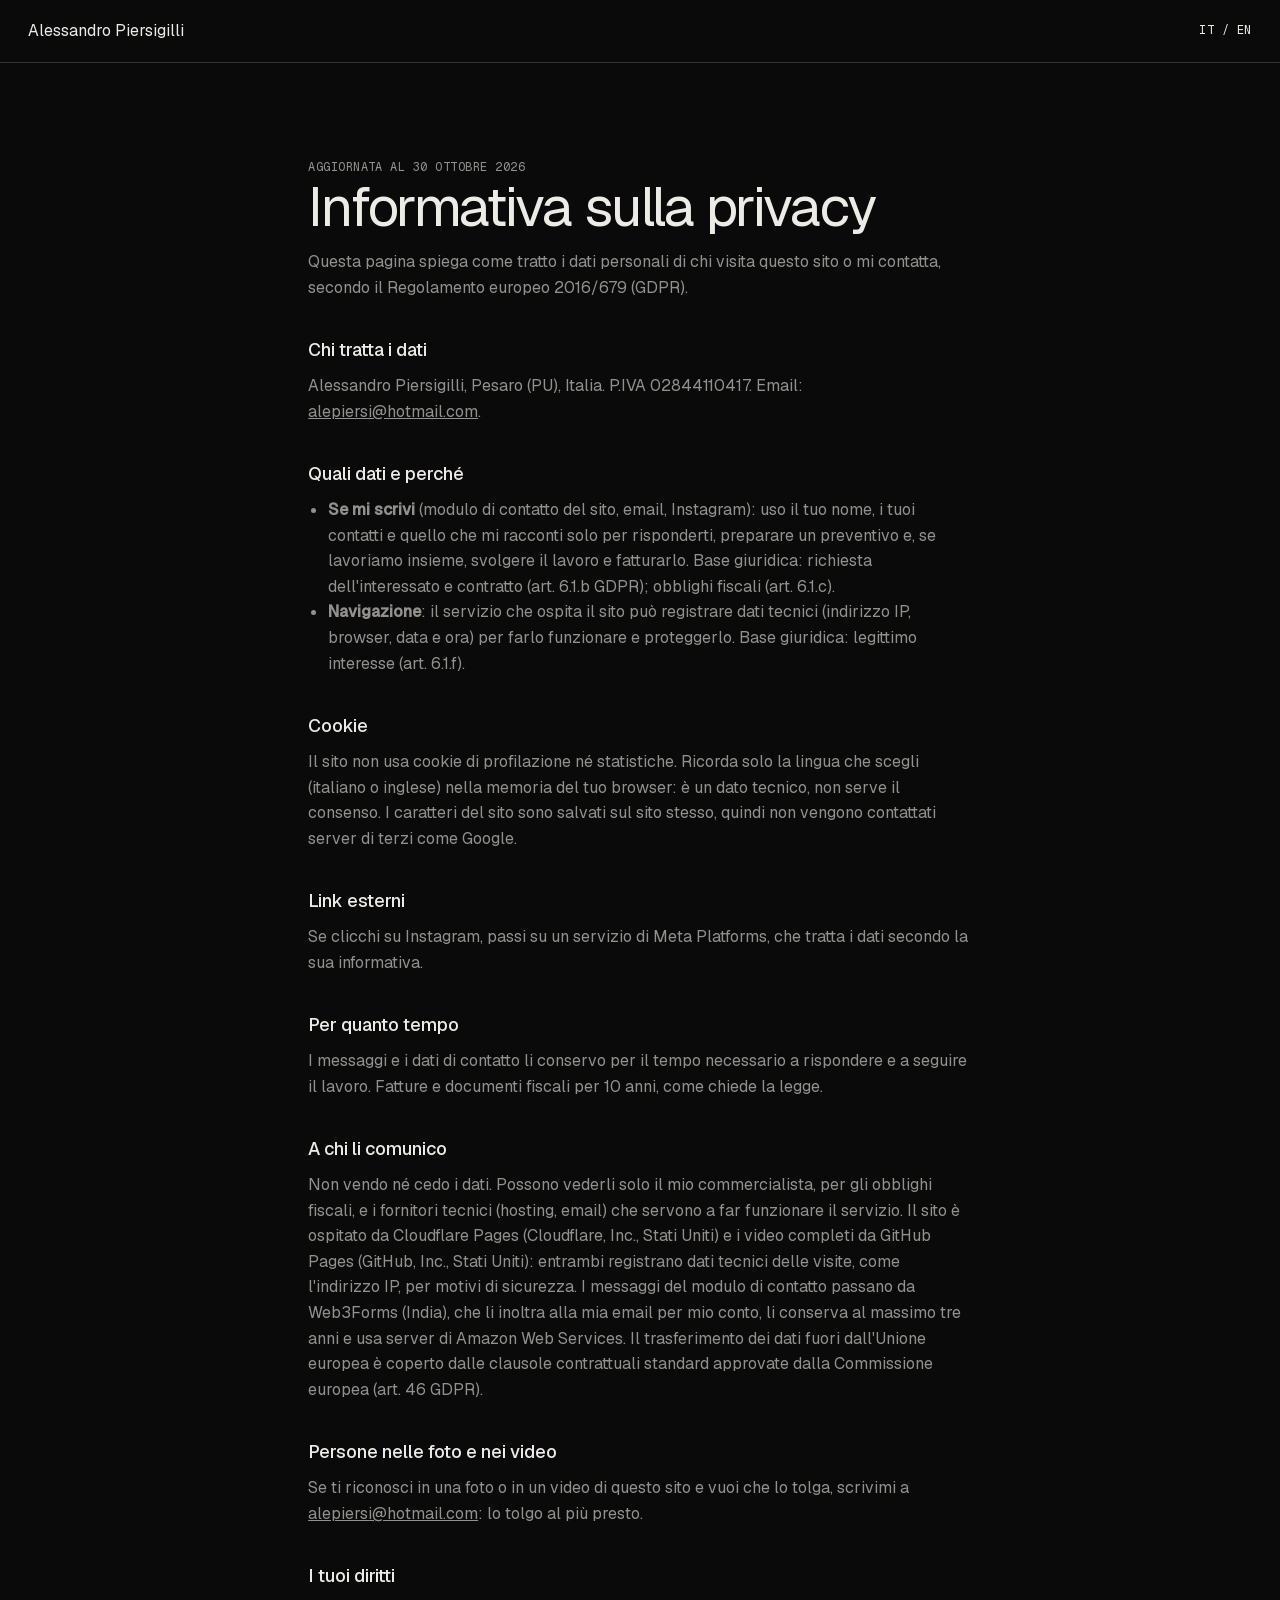
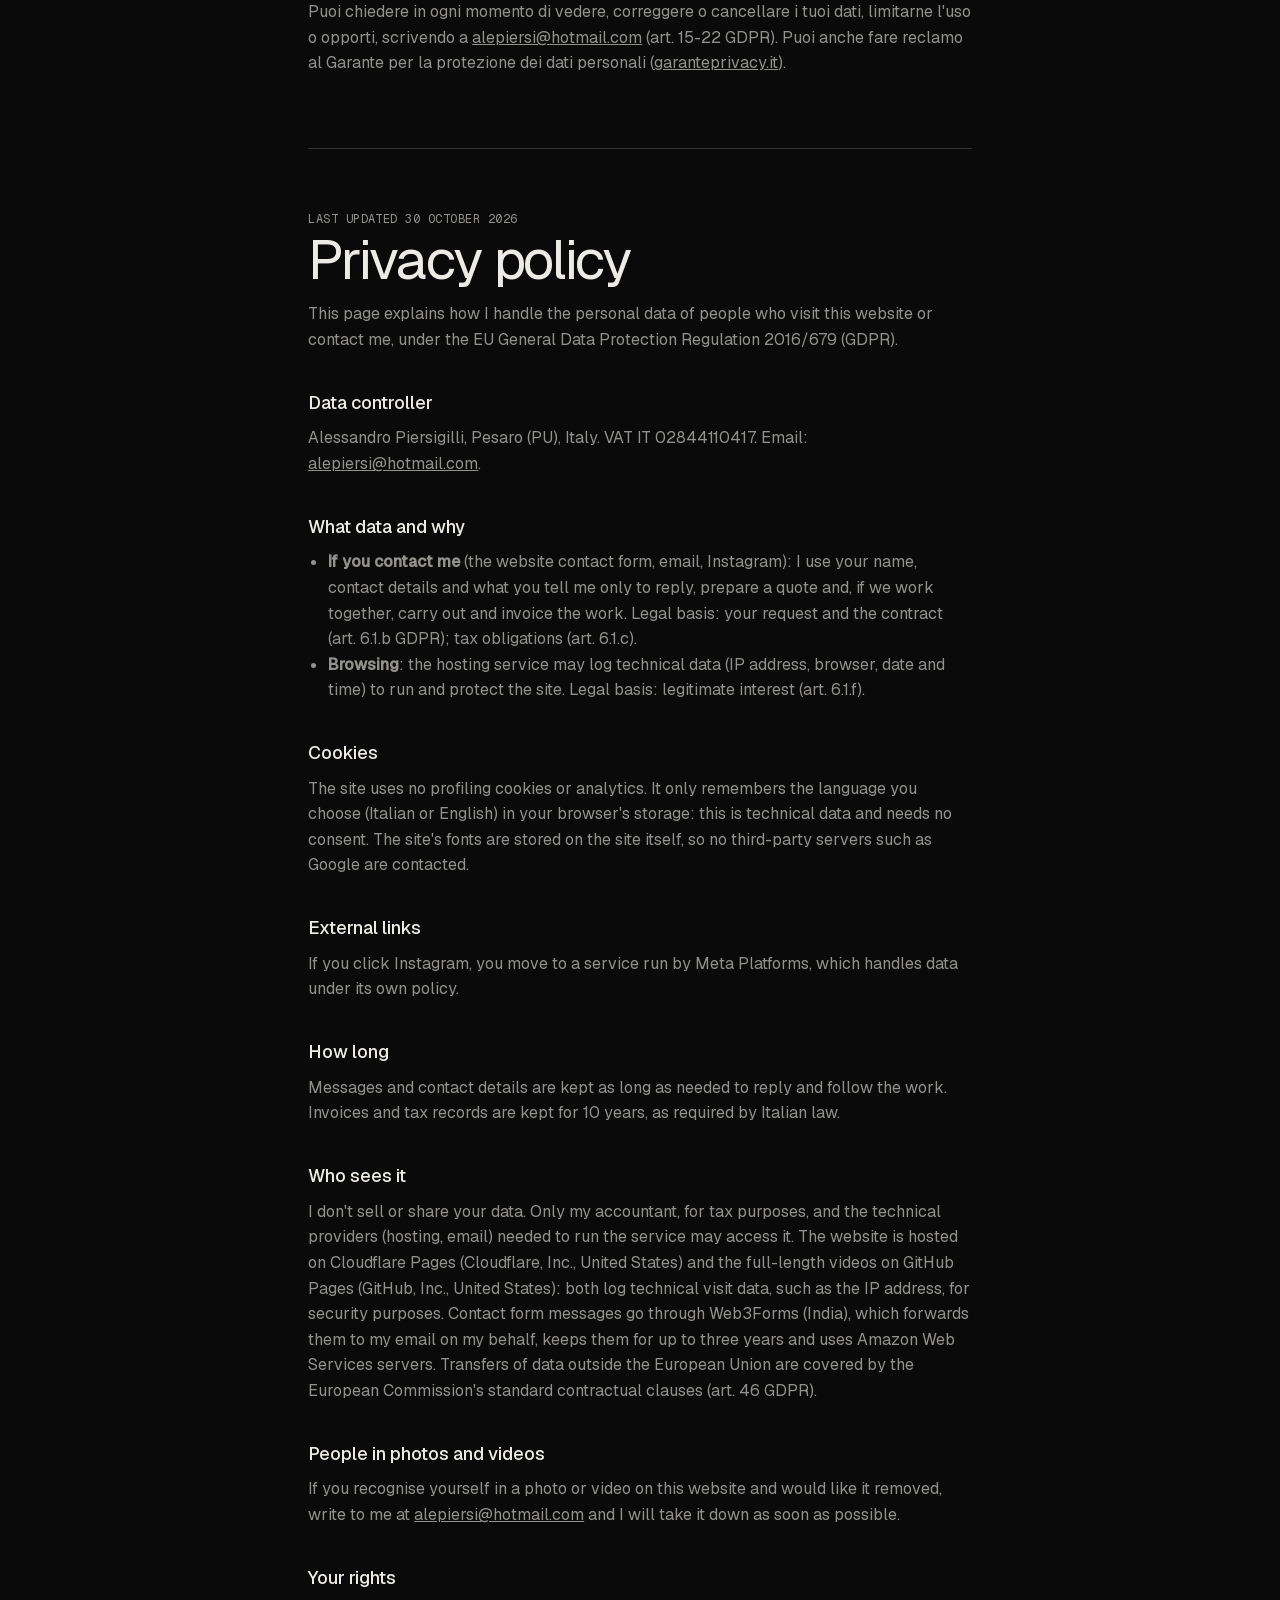
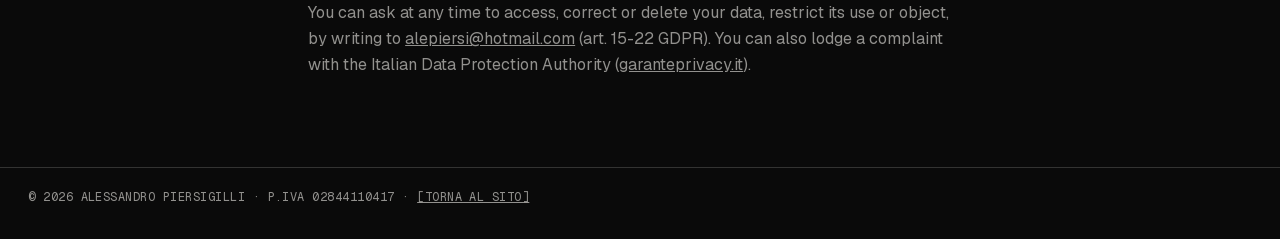
<file: privacy.html>
<!doctype html>
<html lang="it">
<head>
<meta charset="utf-8">
<meta name="viewport" content="width=device-width, initial-scale=1">
<title>Privacy — Alessandro Piersigilli</title>
<meta name="robots" content="noindex">
<link rel="stylesheet" href="fonts/fonts.css">
<style>
  :root{--bg:#0A0A0A;--fg:#EDEBE6;--muted:rgba(237,235,230,.6);--line:rgba(237,235,230,.18);--g:clamp(16px,2.2vw,32px)}
  *{box-sizing:border-box;margin:0;padding:0}
  body{background:var(--bg);color:var(--fg);font-family:'Geist','Helvetica Neue',Arial,sans-serif;line-height:1.6;-webkit-font-smoothing:antialiased}
  a{color:inherit}
  .mono{font-family:'Geist Mono',ui-monospace,monospace;font-size:12px;letter-spacing:.04em;text-transform:uppercase}
  header{display:flex;justify-content:space-between;align-items:center;padding:18px var(--g);border-bottom:1px solid var(--line)}
  header a{text-decoration:none}
  main{max-width:720px;margin:0 auto;padding:clamp(48px,10vh,96px) var(--g)}
  h1{font-weight:400;font-size:clamp(36px,5vw,56px);letter-spacing:-.03em;line-height:1.05;margin-bottom:12px}
  h2{font-weight:500;font-size:18px;margin:36px 0 8px}
  p,li{color:var(--muted);max-width:62ch}
  ul{padding-left:20px}
  .lang{border-top:1px solid var(--line);margin-top:72px;padding-top:56px}
  footer{padding:20px var(--g) 32px;border-top:1px solid var(--line);color:var(--muted)}
</style>
</head>
<body>
<header>
  <a href="index.html">Alessandro Piersigilli</a>
  <span class="mono"><a href="#it">IT</a> / <a href="#en">EN</a></span>
</header>

<main>
<section id="it">
  <span class="mono" style="color:var(--muted)">Aggiornata al 30 ottobre 2026</span>
  <h1>Informativa sulla privacy</h1>
  <p>Questa pagina spiega come tratto i dati personali di chi visita questo sito o mi contatta, secondo il Regolamento europeo 2016/679 (GDPR).</p>

  <h2>Chi tratta i dati</h2>
  <p>Alessandro Piersigilli, Pesaro (PU), Italia. P.IVA 02844110417. Email: <a href="mailto:alepiersi@hotmail.com">alepiersi@hotmail.com</a>.</p>

  <h2>Quali dati e perché</h2>
  <ul>
    <li><b>Se mi scrivi</b> (modulo di contatto del sito, email, Instagram): uso il tuo nome, i tuoi contatti e quello che mi racconti solo per risponderti, preparare un preventivo e, se lavoriamo insieme, svolgere il lavoro e fatturarlo. Base giuridica: richiesta dell'interessato e contratto (art. 6.1.b GDPR); obblighi fiscali (art. 6.1.c).</li>
    <li><b>Navigazione</b>: il servizio che ospita il sito può registrare dati tecnici (indirizzo IP, browser, data e ora) per farlo funzionare e proteggerlo. Base giuridica: legittimo interesse (art. 6.1.f).</li>
  </ul>

  <h2>Cookie</h2>
  <p>Il sito non usa cookie di profilazione né statistiche. Ricorda solo la lingua che scegli (italiano o inglese) nella memoria del tuo browser: è un dato tecnico, non serve il consenso. I caratteri del sito sono salvati sul sito stesso, quindi non vengono contattati server di terzi come Google.</p>

  <h2>Link esterni</h2>
  <p>Se clicchi su Instagram, passi su un servizio di Meta Platforms, che tratta i dati secondo la sua informativa.</p>

  <h2>Per quanto tempo</h2>
  <p>I messaggi e i dati di contatto li conservo per il tempo necessario a rispondere e a seguire il lavoro. Fatture e documenti fiscali per 10 anni, come chiede la legge.</p>

  <h2>A chi li comunico</h2>
  <p>Non vendo né cedo i dati. Possono vederli solo il mio commercialista, per gli obblighi fiscali, e i fornitori tecnici (hosting, email) che servono a far funzionare il servizio. Il sito è ospitato da Cloudflare Pages (Cloudflare, Inc., Stati Uniti) e i video completi da GitHub Pages (GitHub, Inc., Stati Uniti): entrambi registrano dati tecnici delle visite, come l'indirizzo IP, per motivi di sicurezza. I messaggi del modulo di contatto passano da Web3Forms (India), che li inoltra alla mia email per mio conto, li conserva al massimo tre anni e usa server di Amazon Web Services. Il trasferimento dei dati fuori dall'Unione europea è coperto dalle clausole contrattuali standard approvate dalla Commissione europea (art. 46 GDPR).</p>

  <h2>Persone nelle foto e nei video</h2>
  <p>Se ti riconosci in una foto o in un video di questo sito e vuoi che lo tolga, scrivimi a <a href="mailto:alepiersi@hotmail.com">alepiersi@hotmail.com</a>: lo tolgo al più presto.</p>

  <h2>I tuoi diritti</h2>
  <p>Puoi chiedere in ogni momento di vedere, correggere o cancellare i tuoi dati, limitarne l'uso o opporti, scrivendo a <a href="mailto:alepiersi@hotmail.com">alepiersi@hotmail.com</a> (art. 15-22 GDPR). Puoi anche fare reclamo al Garante per la protezione dei dati personali (<a href="https://www.garanteprivacy.it" rel="noopener">garanteprivacy.it</a>).</p>
</section>

<section id="en" class="lang" lang="en">
  <span class="mono" style="color:var(--muted)">Last updated 30 October 2026</span>
  <h1>Privacy policy</h1>
  <p>This page explains how I handle the personal data of people who visit this website or contact me, under the EU General Data Protection Regulation 2016/679 (GDPR).</p>

  <h2>Data controller</h2>
  <p>Alessandro Piersigilli, Pesaro (PU), Italy. VAT IT 02844110417. Email: <a href="mailto:alepiersi@hotmail.com">alepiersi@hotmail.com</a>.</p>

  <h2>What data and why</h2>
  <ul>
    <li><b>If you contact me</b> (the website contact form, email, Instagram): I use your name, contact details and what you tell me only to reply, prepare a quote and, if we work together, carry out and invoice the work. Legal basis: your request and the contract (art. 6.1.b GDPR); tax obligations (art. 6.1.c).</li>
    <li><b>Browsing</b>: the hosting service may log technical data (IP address, browser, date and time) to run and protect the site. Legal basis: legitimate interest (art. 6.1.f).</li>
  </ul>

  <h2>Cookies</h2>
  <p>The site uses no profiling cookies or analytics. It only remembers the language you choose (Italian or English) in your browser's storage: this is technical data and needs no consent. The site's fonts are stored on the site itself, so no third-party servers such as Google are contacted.</p>

  <h2>External links</h2>
  <p>If you click Instagram, you move to a service run by Meta Platforms, which handles data under its own policy.</p>

  <h2>How long</h2>
  <p>Messages and contact details are kept as long as needed to reply and follow the work. Invoices and tax records are kept for 10 years, as required by Italian law.</p>

  <h2>Who sees it</h2>
  <p>I don't sell or share your data. Only my accountant, for tax purposes, and the technical providers (hosting, email) needed to run the service may access it. The website is hosted on Cloudflare Pages (Cloudflare, Inc., United States) and the full-length videos on GitHub Pages (GitHub, Inc., United States): both log technical visit data, such as the IP address, for security purposes. Contact form messages go through Web3Forms (India), which forwards them to my email on my behalf, keeps them for up to three years and uses Amazon Web Services servers. Transfers of data outside the European Union are covered by the European Commission's standard contractual clauses (art. 46 GDPR).</p>

  <h2>People in photos and videos</h2>
  <p>If you recognise yourself in a photo or video on this website and would like it removed, write to me at <a href="mailto:alepiersi@hotmail.com">alepiersi@hotmail.com</a> and I will take it down as soon as possible.</p>

  <h2>Your rights</h2>
  <p>You can ask at any time to access, correct or delete your data, restrict its use or object, by writing to <a href="mailto:alepiersi@hotmail.com">alepiersi@hotmail.com</a> (art. 15-22 GDPR). You can also lodge a complaint with the Italian Data Protection Authority (<a href="https://www.garanteprivacy.it" rel="noopener">garanteprivacy.it</a>).</p>
</section>
</main>

<footer class="mono">&copy; 2026 Alessandro Piersigilli &middot; P.IVA 02844110417 &middot; <a href="index.html">[Torna al sito]</a></footer>
</body>
</html>
</file>
<file: fonts/fonts.css>
/* Caratteri copiati da Google Fonts (licenza SIL Open Font License): così il sito non contatta i server di Google */
/* latin-ext */
@font-face {
  font-family: 'Geist';
  font-style: normal;
  font-weight: 300;
  font-display: swap;
  src: url(Geist-normal-latin-ext.woff2) format('woff2');
  unicode-range: U+0100-02BA, U+02BD-02C5, U+02C7-02CC, U+02CE-02D7, U+02DD-02FF, U+0304, U+0308, U+0329, U+1D00-1DBF, U+1E00-1E9F, U+1EF2-1EFF, U+2020, U+20A0-20AB, U+20AD-20C4, U+2113, U+2C60-2C7F, U+A720-A7FF;
}
/* latin */
@font-face {
  font-family: 'Geist';
  font-style: normal;
  font-weight: 300;
  font-display: swap;
  src: url(Geist-normal-latin.woff2) format('woff2');
  unicode-range: U+0000-00FF, U+0131, U+0152-0153, U+02BB-02BC, U+02C6, U+02DA, U+02DC, U+0304, U+0308, U+0329, U+2000-206F, U+20AC, U+2122, U+2191, U+2193, U+2212, U+2215, U+FEFF, U+FFFD;
}
/* latin-ext */
@font-face {
  font-family: 'Geist';
  font-style: normal;
  font-weight: 400;
  font-display: swap;
  src: url(Geist-normal-latin-ext.woff2) format('woff2');
  unicode-range: U+0100-02BA, U+02BD-02C5, U+02C7-02CC, U+02CE-02D7, U+02DD-02FF, U+0304, U+0308, U+0329, U+1D00-1DBF, U+1E00-1E9F, U+1EF2-1EFF, U+2020, U+20A0-20AB, U+20AD-20C4, U+2113, U+2C60-2C7F, U+A720-A7FF;
}
/* latin */
@font-face {
  font-family: 'Geist';
  font-style: normal;
  font-weight: 400;
  font-display: swap;
  src: url(Geist-normal-latin.woff2) format('woff2');
  unicode-range: U+0000-00FF, U+0131, U+0152-0153, U+02BB-02BC, U+02C6, U+02DA, U+02DC, U+0304, U+0308, U+0329, U+2000-206F, U+20AC, U+2122, U+2191, U+2193, U+2212, U+2215, U+FEFF, U+FFFD;
}
/* latin-ext */
@font-face {
  font-family: 'Geist';
  font-style: normal;
  font-weight: 500;
  font-display: swap;
  src: url(Geist-normal-latin-ext.woff2) format('woff2');
  unicode-range: U+0100-02BA, U+02BD-02C5, U+02C7-02CC, U+02CE-02D7, U+02DD-02FF, U+0304, U+0308, U+0329, U+1D00-1DBF, U+1E00-1E9F, U+1EF2-1EFF, U+2020, U+20A0-20AB, U+20AD-20C4, U+2113, U+2C60-2C7F, U+A720-A7FF;
}
/* latin */
@font-face {
  font-family: 'Geist';
  font-style: normal;
  font-weight: 500;
  font-display: swap;
  src: url(Geist-normal-latin.woff2) format('woff2');
  unicode-range: U+0000-00FF, U+0131, U+0152-0153, U+02BB-02BC, U+02C6, U+02DA, U+02DC, U+0304, U+0308, U+0329, U+2000-206F, U+20AC, U+2122, U+2191, U+2193, U+2212, U+2215, U+FEFF, U+FFFD;
}
/* latin-ext */
@font-face {
  font-family: 'Geist Mono';
  font-style: normal;
  font-weight: 400;
  font-display: swap;
  src: url(GeistMono-400-normal-latin-ext.woff2) format('woff2');
  unicode-range: U+0100-02BA, U+02BD-02C5, U+02C7-02CC, U+02CE-02D7, U+02DD-02FF, U+0304, U+0308, U+0329, U+1D00-1DBF, U+1E00-1E9F, U+1EF2-1EFF, U+2020, U+20A0-20AB, U+20AD-20C4, U+2113, U+2C60-2C7F, U+A720-A7FF;
}
/* latin */
@font-face {
  font-family: 'Geist Mono';
  font-style: normal;
  font-weight: 400;
  font-display: swap;
  src: url(GeistMono-400-normal-latin.woff2) format('woff2');
  unicode-range: U+0000-00FF, U+0131, U+0152-0153, U+02BB-02BC, U+02C6, U+02DA, U+02DC, U+0304, U+0308, U+0329, U+2000-206F, U+20AC, U+2122, U+2191, U+2193, U+2212, U+2215, U+FEFF, U+FFFD;
}
/* latin-ext */
@font-face {
  font-family: 'Instrument Serif';
  font-style: italic;
  font-weight: 400;
  font-display: swap;
  src: url(InstrumentSerif-400-italic-latin-ext.woff2) format('woff2');
  unicode-range: U+0100-02BA, U+02BD-02C5, U+02C7-02CC, U+02CE-02D7, U+02DD-02FF, U+0304, U+0308, U+0329, U+1D00-1DBF, U+1E00-1E9F, U+1EF2-1EFF, U+2020, U+20A0-20AB, U+20AD-20C4, U+2113, U+2C60-2C7F, U+A720-A7FF;
}
/* latin */
@font-face {
  font-family: 'Instrument Serif';
  font-style: italic;
  font-weight: 400;
  font-display: swap;
  src: url(InstrumentSerif-400-italic-latin.woff2) format('woff2');
  unicode-range: U+0000-00FF, U+0131, U+0152-0153, U+02BB-02BC, U+02C6, U+02DA, U+02DC, U+0304, U+0308, U+0329, U+2000-206F, U+20AC, U+2122, U+2191, U+2193, U+2212, U+2215, U+FEFF, U+FFFD;
}
/* latin-ext */
@font-face {
  font-family: 'Instrument Serif';
  font-style: normal;
  font-weight: 400;
  font-display: swap;
  src: url(InstrumentSerif-400-normal-latin-ext.woff2) format('woff2');
  unicode-range: U+0100-02BA, U+02BD-02C5, U+02C7-02CC, U+02CE-02D7, U+02DD-02FF, U+0304, U+0308, U+0329, U+1D00-1DBF, U+1E00-1E9F, U+1EF2-1EFF, U+2020, U+20A0-20AB, U+20AD-20C4, U+2113, U+2C60-2C7F, U+A720-A7FF;
}
/* latin */
@font-face {
  font-family: 'Instrument Serif';
  font-style: normal;
  font-weight: 400;
  font-display: swap;
  src: url(InstrumentSerif-400-normal-latin.woff2) format('woff2');
  unicode-range: U+0000-00FF, U+0131, U+0152-0153, U+02BB-02BC, U+02C6, U+02DA, U+02DC, U+0304, U+0308, U+0329, U+2000-206F, U+20AC, U+2122, U+2191, U+2193, U+2212, U+2215, U+FEFF, U+FFFD;
}
/* latin-ext */
@font-face {
  font-family: 'Jost';
  font-style: normal;
  font-weight: 300;
  font-display: swap;
  src: url(Jost-300-normal-latin-ext.woff2) format('woff2');
  unicode-range: U+0100-02BA, U+02BD-02C5, U+02C7-02CC, U+02CE-02D7, U+02DD-02FF, U+0304, U+0308, U+0329, U+1D00-1DBF, U+1E00-1E9F, U+1EF2-1EFF, U+2020, U+20A0-20AB, U+20AD-20C4, U+2113, U+2C60-2C7F, U+A720-A7FF;
}
/* latin */
@font-face {
  font-family: 'Jost';
  font-style: normal;
  font-weight: 300;
  font-display: swap;
  src: url(Jost-300-normal-latin.woff2) format('woff2');
  unicode-range: U+0000-00FF, U+0131, U+0152-0153, U+02BB-02BC, U+02C6, U+02DA, U+02DC, U+0304, U+0308, U+0329, U+2000-206F, U+20AC, U+2122, U+2191, U+2193, U+2212, U+2215, U+FEFF, U+FFFD;
}
</file>
